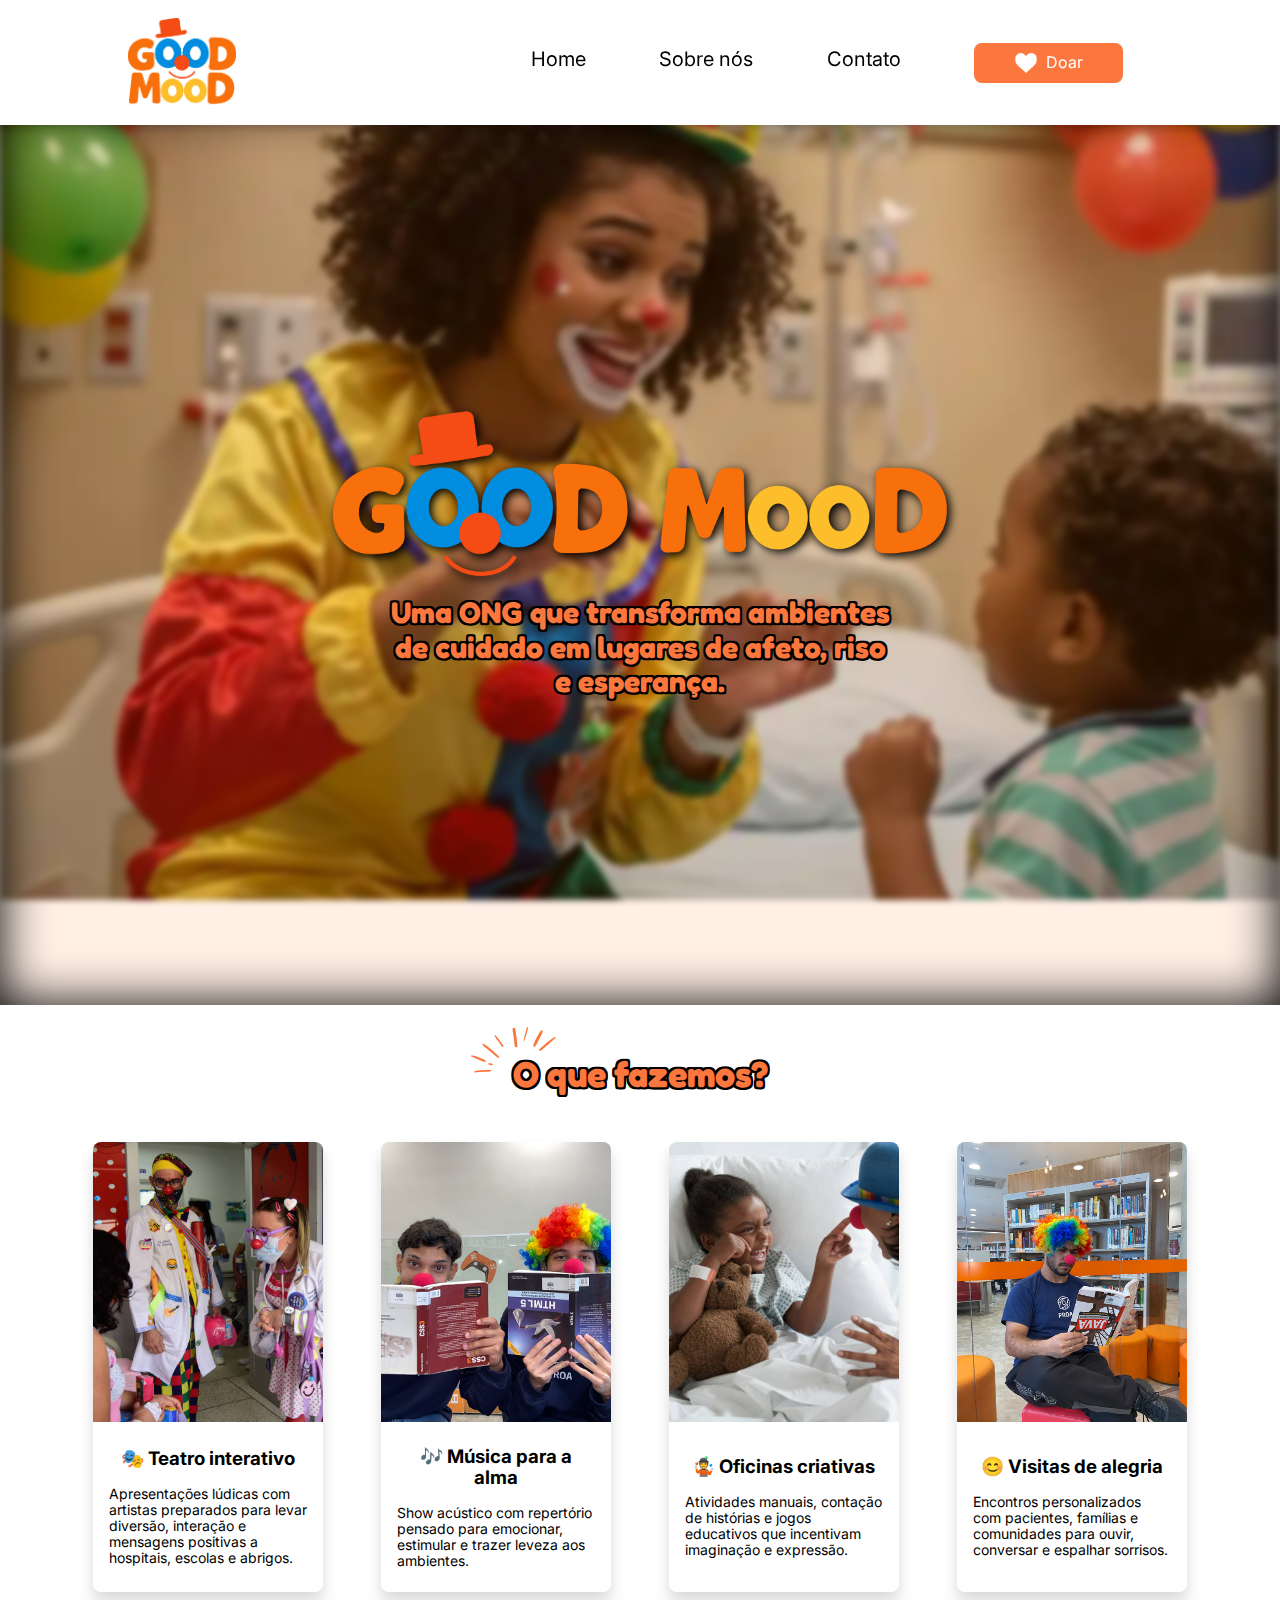
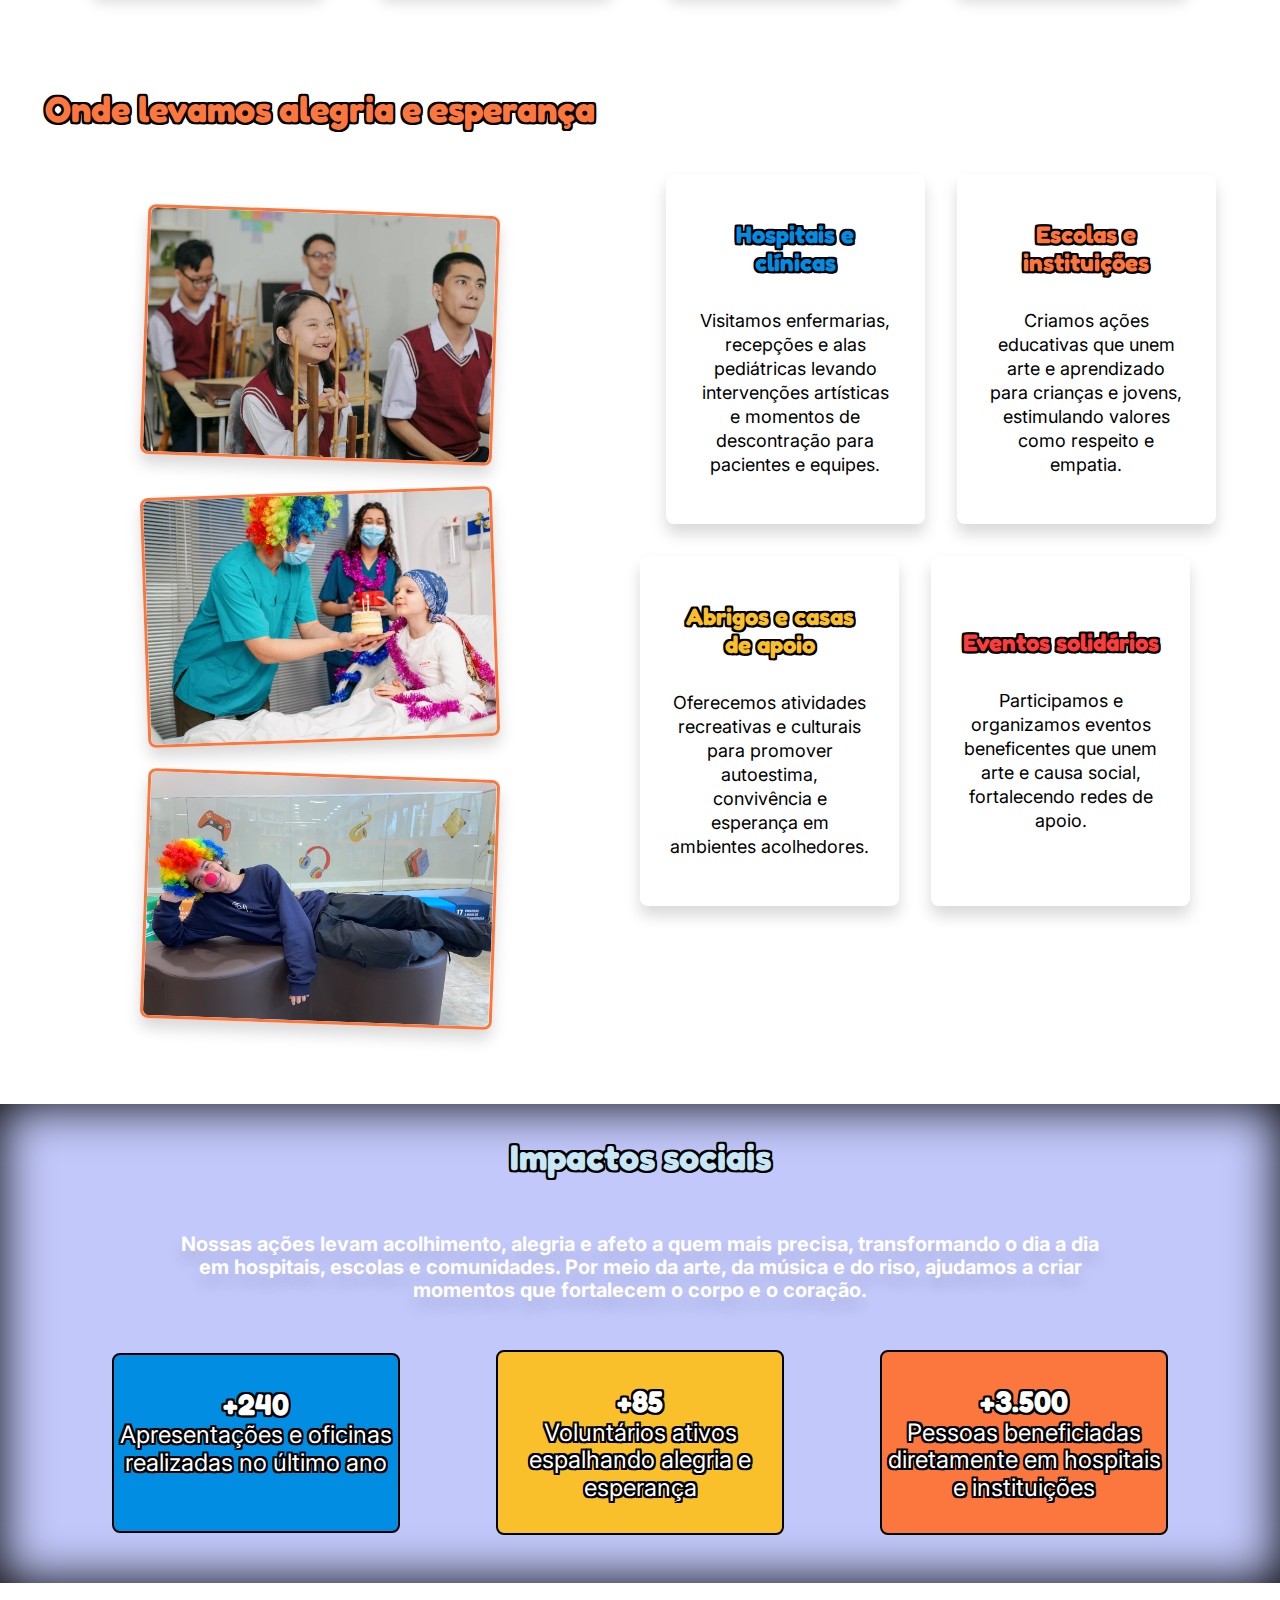
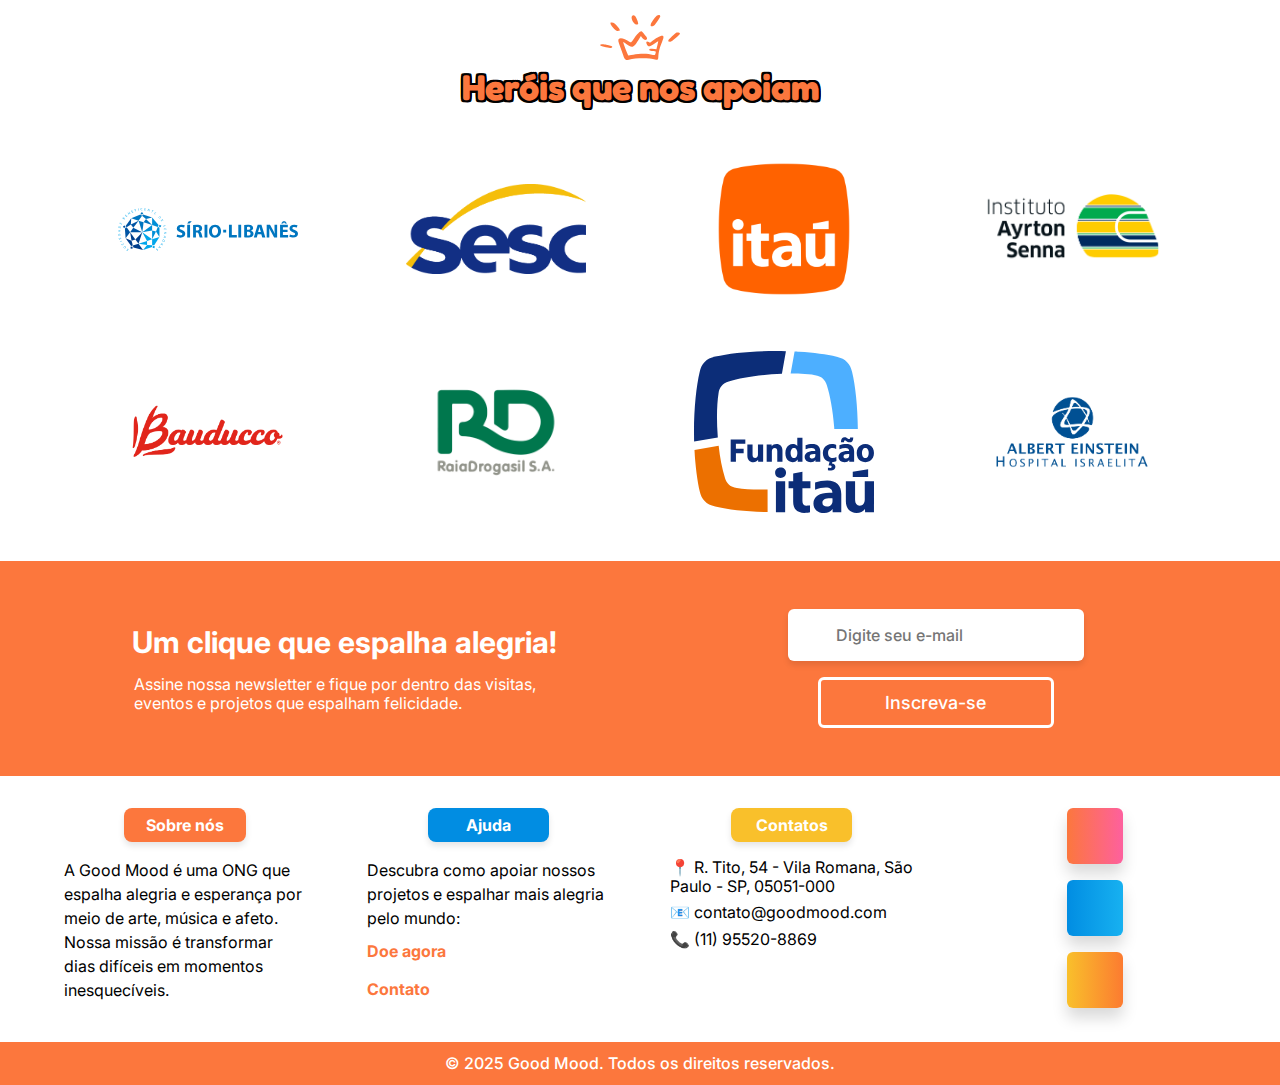
<file: index.html>
<!DOCTYPE html>
<html lang="pt_BR">

<head>
    <meta charset="UTF-8">
    <meta name="viewport" content="width=device-width, initial-scale=1.0">
    <!-- Título na barra de navegação -->
    <title>Good Mood - Seja bem-vindo</title>
    <!-- Ícone na barra de navegação -->
    <link rel="icon" href="./assets/icons/icon.ico" type="image/x-icon">
    <!-- Link para variáveis do css -->
    <link rel="stylesheet" href="./css/variables.css" type="text/css">
    <!-- Link para padronizar ou normalizar css -->
    <link rel="stylesheet" href="./css/normalize.css" type="text/css">
    <!-- Link para o estilo geral do css -->
    <link rel="stylesheet" href="./css/styles.css" type="text/css">
    <!-- Link para ícones do https://www.flaticon.com/ -->
    <link rel='stylesheet' href='https://cdn-uicons.flaticon.com/3.0.0/uicons-solid-rounded/css/uicons-solid-rounded.css' type="text/css">
    <link rel='stylesheet' href='https://cdn-uicons.flaticon.com/3.0.0/uicons-brands/css/uicons-brands.css'>
</head>

<body>
    <!-- Cabeçalho -->
    <header id="cabecalho-pagina">
        <!-- Logo -->
        <a href="./index.html" target="_self" id="logo-vertical">
            <img src="./assets/images/logo_vertical.png" alt="Logo da ONG Good Mood" title="Good Mood">
        </a>

        <!-- Barra de navegação não responsiva -->
        <nav id="nav-bar">
            <ul id="lista-botoes-cabecalho">
                <li><a href="./index.html" class="botao-cabecalho">Home</a></li>
                
                <li><a href="./pages/about.html" class="botao-cabecalho">Sobre nós</a></li>
                
                <li><a href="./pages/contact.html" class="botao-cabecalho">Contato</a></li>
                
                <li><a href="./pages/donate.html" id="botao-doar-cabecalho">
                        <img src="assets/images/coracao_do_doar.png" id="coracao-do-doar">
                        <span>Doar</span>
                    </a>
                </li>
            </ul>
        </nav>

        <!-- Botão doar e icone para responsividade -->
        <div id="container-btn-mobile">
            <a href="./pages/donate.html" id="botao-doar-cabecalho">
                <img src="assets/images/coracao_do_doar.png" id="coracao-do-doar">
                <span>Doar</span>
            </a>
            
            <div class="btn-mobile">
                <div class="line1"></div>
                <div class="line2"></div>
                <div class="line3"></div>
            </div>        
        </div>
        
        <!-- Links do responsivo -->
        <nav id="nav-mobile" class="nav-list">
            <ul id="lista-botoes-cabecalho">
                <li><a href="./index.html" class="botao-cabecalho">Home</a></li>
                
                <li><a href="./pages/about.html" class="botao-cabecalho">Sobre nós</a></li>
                
                <li><a href="./pages/contact.html" class="botao-cabecalho">Contato</a></li>
            </ul>
        </nav>
    </header>

    <!-- Corpo do site - main -->
    <main>
        <section id="presentation">
            <div class="presentation-content">
                <div id="logo-horizontal">
                    <img src="./assets/images/Good_Mood_Horizontal.png" alt="Logo da ONG Good Mood Horizontal" title="Good Mood">
                </div>
                
                <p class="description">
                    Uma ONG que transforma ambientes de cuidado em lugares de afeto, riso e esperança.
                </p>
            </div>
        </section>

        <section id="our-services">
            <header id="header-services" class="header-sections">
                <span class="icon-generics" id="light-vector"><img src="./assets/images/index/LightVector.svg" alt=""></span>
                
                <h2>O que fazemos?</h2>
            </header>

            <div id="cards-services">
                <div class="group-card-service">
                    <article class="card-service">
                        <div class="card-image-service">
                            <img src="./assets/images/index/hospital.jpg" alt="Imagem de uma visita no hospital" title="Visita no hospital">
                        </div>
    
                        <div class="card-text-service">
                            <h3>🎭 Teatro interativo</h3>
                            <p>Apresentações lúdicas com artistas preparados para levar diversão, interação e mensagens positivas a hospitais, escolas e abrigos.</p>
                        </div>
                    </article>
                    
                    <article class="card-service">
                        <div class="card-image-service">
                            <img src="./assets/images/index/JPGuilherme5.png" alt="Imagem de dois funcionários lendo" title="Funcionário lendo">
                        </div>
    
                        <div class="card-text-service">
                            <h3>🎶 Música para a alma</h3>
                            <p>Show acústico com repertório pensado para emocionar, estimular e trazer leveza aos ambientes.</p>
                        </div>
                    </article>
                </div>

                <div class="group-card-service"> 
                    <article class="card-service">
                        <div class="card-image-service">
                            <img src="./assets/images/index/crianca.jpg" alt="Imagem de uma criança feliz com a visita" title="criança e uma visita feliz">
                        </div>
    
                        <div class="card-text-service">
                            <h3>🤹 Oficinas criativas</h3>
                            <p>Atividades manuais, contação de histórias e jogos educativos que incentivam imaginação e expressão.</p>
                        </div>
                    </article>
                    
                    <article class="card-service">
                        <div class="card-image-service">
                            <img src="./assets/images/index/heitorlendo.png" alt="Imagem de um funcionário lendo" title="Funcionário lendo">
                        </div>
    
                        <div class="card-text-service">
                            <h3>😊 Visitas de alegria</h3>
                            <p>Encontros personalizados com pacientes, famílias e comunidades para ouvir, conversar e espalhar sorrisos.</p>
                        </div>
                    </article>
                </div>
            </div>
        </section>
        
        <section id="where-we-operate">
            <div id="title-images-operate">
                <header id="header-operate" class="header-sections">                  
                    <h2>Onde levamos alegria e esperança</h2>
                </header>

                <div id="group-images-operate">
                    <article class="image-one">
                        <img src="./assets/images/index/salaDeAula.jpg" alt="Alunos em sala de aula" title ="Sala de aula com alunos">
                    </article>
                    
                    <article class="image-two">
                        <img src="./assets/images/index/aniversarioVisita.jpg" alt="Comemorando o anivesário de uma paciente" title="Comemorando funcionário">
                    </article>

                    <article class="image-three">
                        <img src="./assets/images/index/Guilhermedeitado.png" alt="Funcionário feliz deitado" title="Funcionário feliz deitado">
                    </article>
                </div>
            </div>

            <div id="cards-locais">
                <div class="group-cards-locais" id="group-locais-one">
                    <article class="card-local" id="card-one">
                        <h3>Hospitais e clínicas</h3>
                        <p>
                            Visitamos enfermarias, recepções e alas pediátricas levando intervenções artísticas e momentos de descontração para pacientes e equipes.
                        </p>
                    </article>
    
                    <article class="card-local" id="card-two">
                        <h3>Escolas e instituições</h3>
                        <p>
                            Criamos ações educativas que unem arte e aprendizado para crianças e jovens, estimulando valores como respeito e empatia.
                        </p>
                    </article>
                </div>

                <div class="group-cards-locais" id="group-locais-two">
                    <article class="card-local" id="card-three">
                        <h3>Abrigos e casas de apoio</h3>
                        <p>
                            Oferecemos atividades recreativas e culturais para promover autoestima, convivência e esperança em ambientes acolhedores.
                        </p>
                    </article>
    
                    <article class="card-local" id="card-four">
                        <h3>Eventos solidários</h3>
                        <p>
                            Participamos e organizamos eventos beneficentes que unem arte e causa social, fortalecendo redes de apoio.
                        </p>
                    </article>
                </div>
            </div>
        </section>

        <section id="impact">
            <header id="header-impact" class="header-sections">
                <h2>Impactos sociais</h2>
            </header>
            
            <section id="text-cards-impact">
                <p id="text-impact">
                    Nossas ações levam acolhimento, alegria e afeto a quem mais precisa, transformando o dia a dia em hospitais, escolas e comunidades. Por meio da arte, da música e do riso, ajudamos a criar momentos que fortalecem o corpo e o coração.
                </p>

                <div id="cards-impact">
                    <article class="card-impact" id="card-impact-one">
                        <h3>+240</h3>
                        <p>Apresentações e oficinas realizadas no último ano</p>
                    </article>

                    <article class="card-impact" id="card-impact-two">
                        <h3>+85</h3>
                        <p>Voluntários ativos espalhando alegria e esperança</p>
                    </article>

                    <article class="card-impact" id="card-impact-three">
                        <h3>+3.500</h3>
                        <p>Pessoas beneficiadas diretamente em hospitais e instituições</p>
                    </article>
                </div>
            </section>
        </section>

        <section id="partnerships">
            <header id="header-partnerships" class="header-sections">
                <span id="king"><img src="./assets/images/index/King.svg" alt=""></span>
                
                <h2>Heróis que nos apoiam</h2>
            </header>

            <section id="images-partnerships">
                <div class="group-images-partnerships">
                    <img src="./assets/images/index/logoSirio.svg" alt="Logo do hospital Sirío Libanês" title="Logo Sirío Libanês">
                    <img src="./assets/images/index/sesc.png" alt="Logo do Sesc" title="Logo do Sesc">
                    <img src="./assets/images/index/itau.svg" alt="Logo do Itaú" title="Logo do Itaú">
                    <img src="./assets/images/index/InstitutoAyrtonSenna.png" alt="Logo do Instituto Ayrton Senna" title="Logo do Instituto Ayrton Senna">
                </div>

                <div class="group-images-partnerships">
                    <img src="./assets/images/index/bauducco.png" alt="Logo da Bauducco" title="Logo da Bauducco">
                    <img src="./assets/images/index/RDLogo.png" alt="Logo da Famácia" title="Logo da Farmácia">
                    <img src="./assets/images/index/FundacaoItau.svg" alt="Logo da Fundação Itaú" title="Logo da Fundação Itaú">
                    <img src="./assets/images/index/hospitalAlbert.webp" alt="Logo do Hospital Albert Einstein" title="Logo Albert Einstein">
                </div>
            </section>
        </section>
    </main>

    <!-- Rodapé -->
    <footer id="footer-site">
        <!-- Superior ou caixa newsletter -->
        <section id="box-newsletter">
            <section id="text-newsletter">
                <h3>Um clique que espalha alegria!</h3>
                <p>Assine nossa newsletter e fique por dentro das visitas, eventos e projetos que espalham felicidade.</p>
            </section>
            
            <section id="form-newsletter">
                <form action="#">
                    <div id="input-container">
                        <i class="fi fi-sr-envelope"></i>
                        <input type="email" name="emailInputNewsletter" placeholder="Digite seu e-mail">
                    </div>

                    <div id="btn-container">
                        <button id="btn-subscribe" type="button">Inscreva-se</button>
                    </div>
                </form>
            </section>
        </section>

        <!-- Corpo do rodapé -->
        <section id="box-middle">
            <section class="box-content-text">
                <h4 class="title-footer-middle background-orange">Sobre nós</h4>
                <p class="box-text-middle">A Good Mood é uma ONG que espalha alegria e esperança por meio de arte, música e afeto. Nossa missão é transformar dias difíceis em momentos inesquecíveis.</p>
            </section>
            
            <section class="box-content-text">
                <h4 class="title-footer-middle background-blue">Ajuda</h4>
                <p class="box-text-middle">Descubra como apoiar nossos projetos e espalhar mais alegria pelo mundo:</p>
                <nav>
                    <ul>
                        <li><a href="./pages/donate.html" target="_self" rel="next">Doe agora</a></li>
                        <li><a href="./pages/contact.html" target="_self" rel="next">Contato</a></li>
                    </ul>
                </nav>
            </section>
            
            <section class="box-content-text">
                <h4 class="title-footer-middle background-yellow">Contatos</h4>
                <section class="box-text-contact">
                    <p><a href="https://maps.app.goo.gl/A3gFdBwZq4yn4vQm9" target="_blank" rel="noopener">📍 R. Tito, 54 - Vila Romana, São Paulo - SP, 05051-000</a></p>
                    <p><a href="mailto:contato@goodmood.com" target="_blank" rel="noopener">📧 contato@goodmood.com</a>
                    </p>
                    <p><a href="tel:5511955208869" target="_blank" rel="noopener">📞 (11) 95520-8869</a></p>
                </section>
            </section>
            
            <section id="box-content-icon">
                <section class="box-social-orange">
                    <a href="https://www.instagram.com/" target="_blank" rel="noopener">
                        <i class="fi fi-brands-instagram"></i>
                    </a>
                </section>

                <section class="box-social-blue">
                    <a href="https://www.facebook.com/" target="_blank" rel="noopener">
                        <i class="fi fi-brands-facebook"></i>
                    </a>
                </section>
                
                <section class="box-social-yellow">
                    <a href="https://www.youtube.com/" target="_blank" rel="noopener">
                        <i class="fi fi-brands-youtube"></i>
                    </a>
                </section>
            </section>
        </section>

        <!-- Copyright do rodapé -->
        <section id="copyright">
            <p>© 2025 Good Mood. Todos os direitos reservados.</p>
        </section>
    </footer>

    <!-- API Acessibilidade -->
    <script src="https://website-widgets.pages.dev/dist/sienna.min.js" defer></script>

    <!-- API Libras -->
    <div vw class="enabled">
        <div vw-access-button class="active"></div>
        <div vw-plugin-wrapper>
            <div class="vw-plugin-top-wrapper"></div>
        </div>
    </div>
</body>
<script src="https://vlibras.gov.br/app/vlibras-plugin.js"></script>
<script>
    new window.VLibras.Widget('https://vlibras.gov.br/app');
</script>
<script src="./js/main.js" defer></script>
</html>
</file>
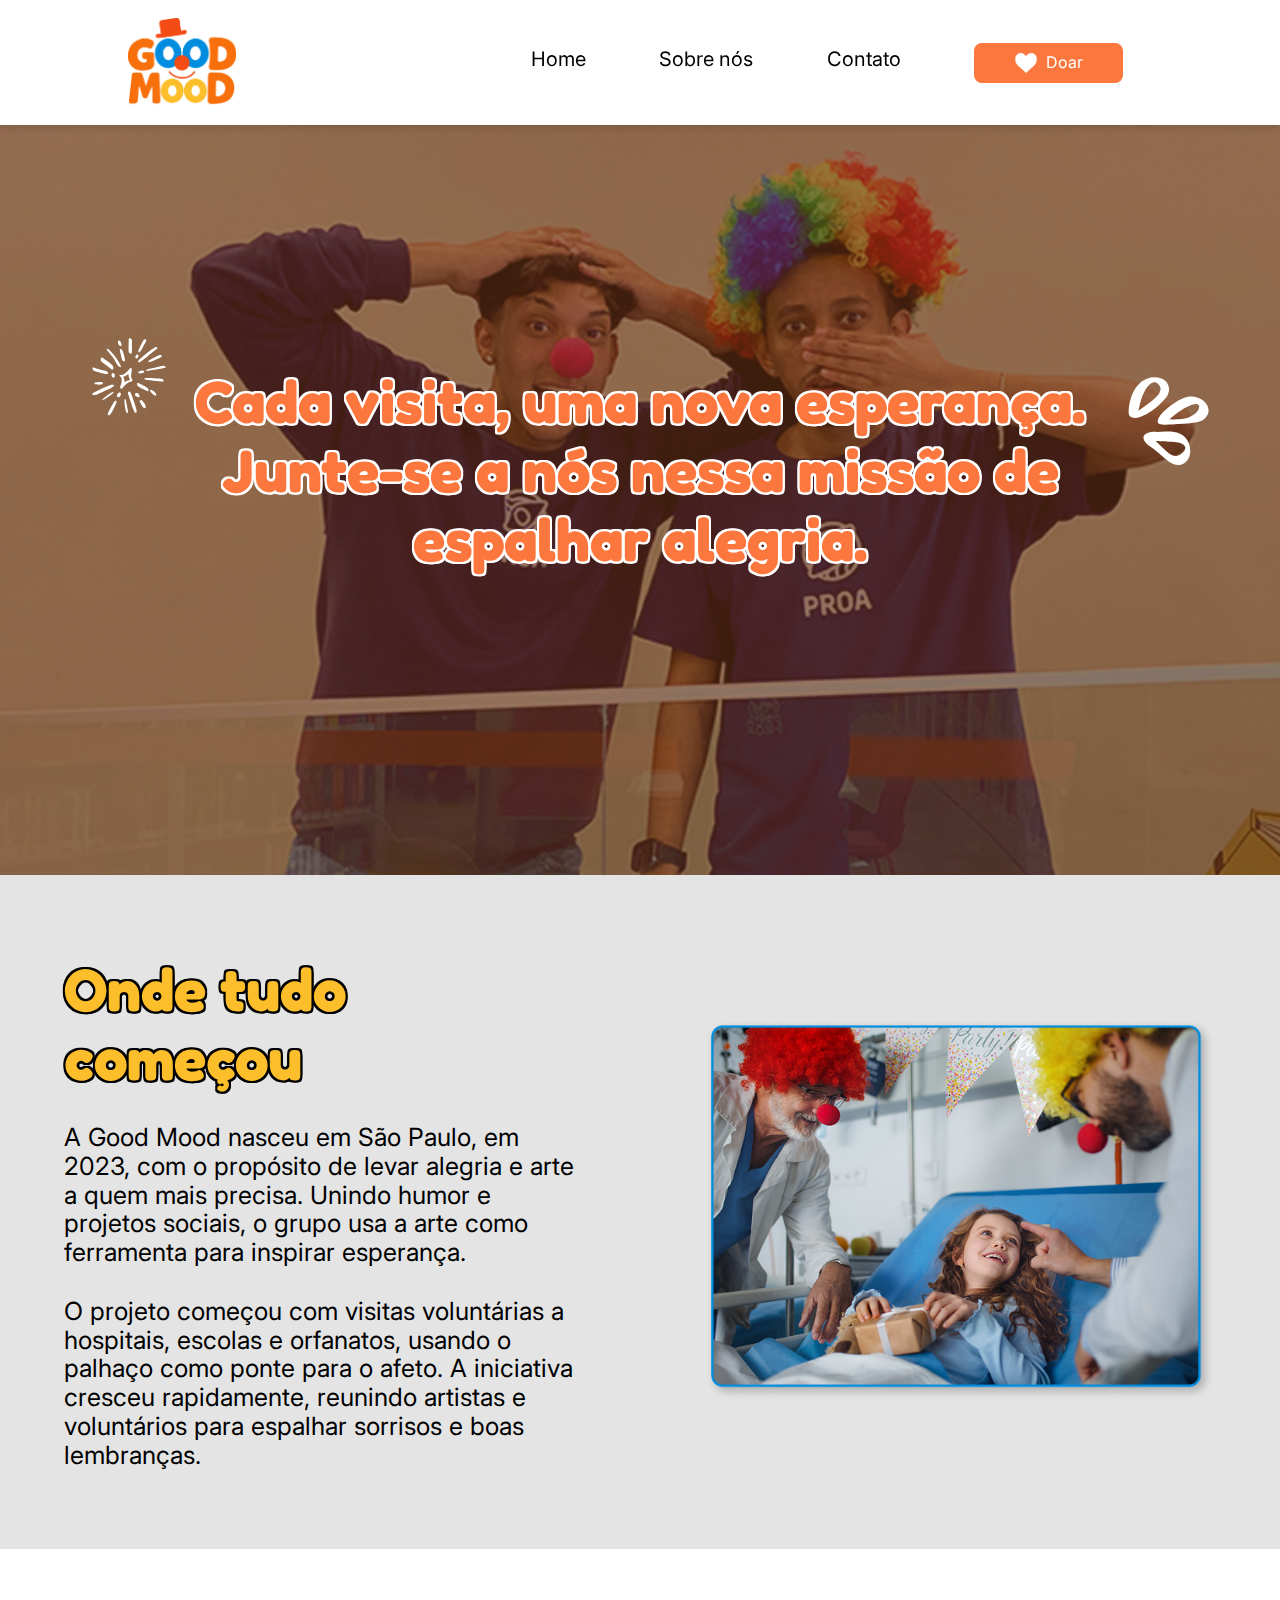
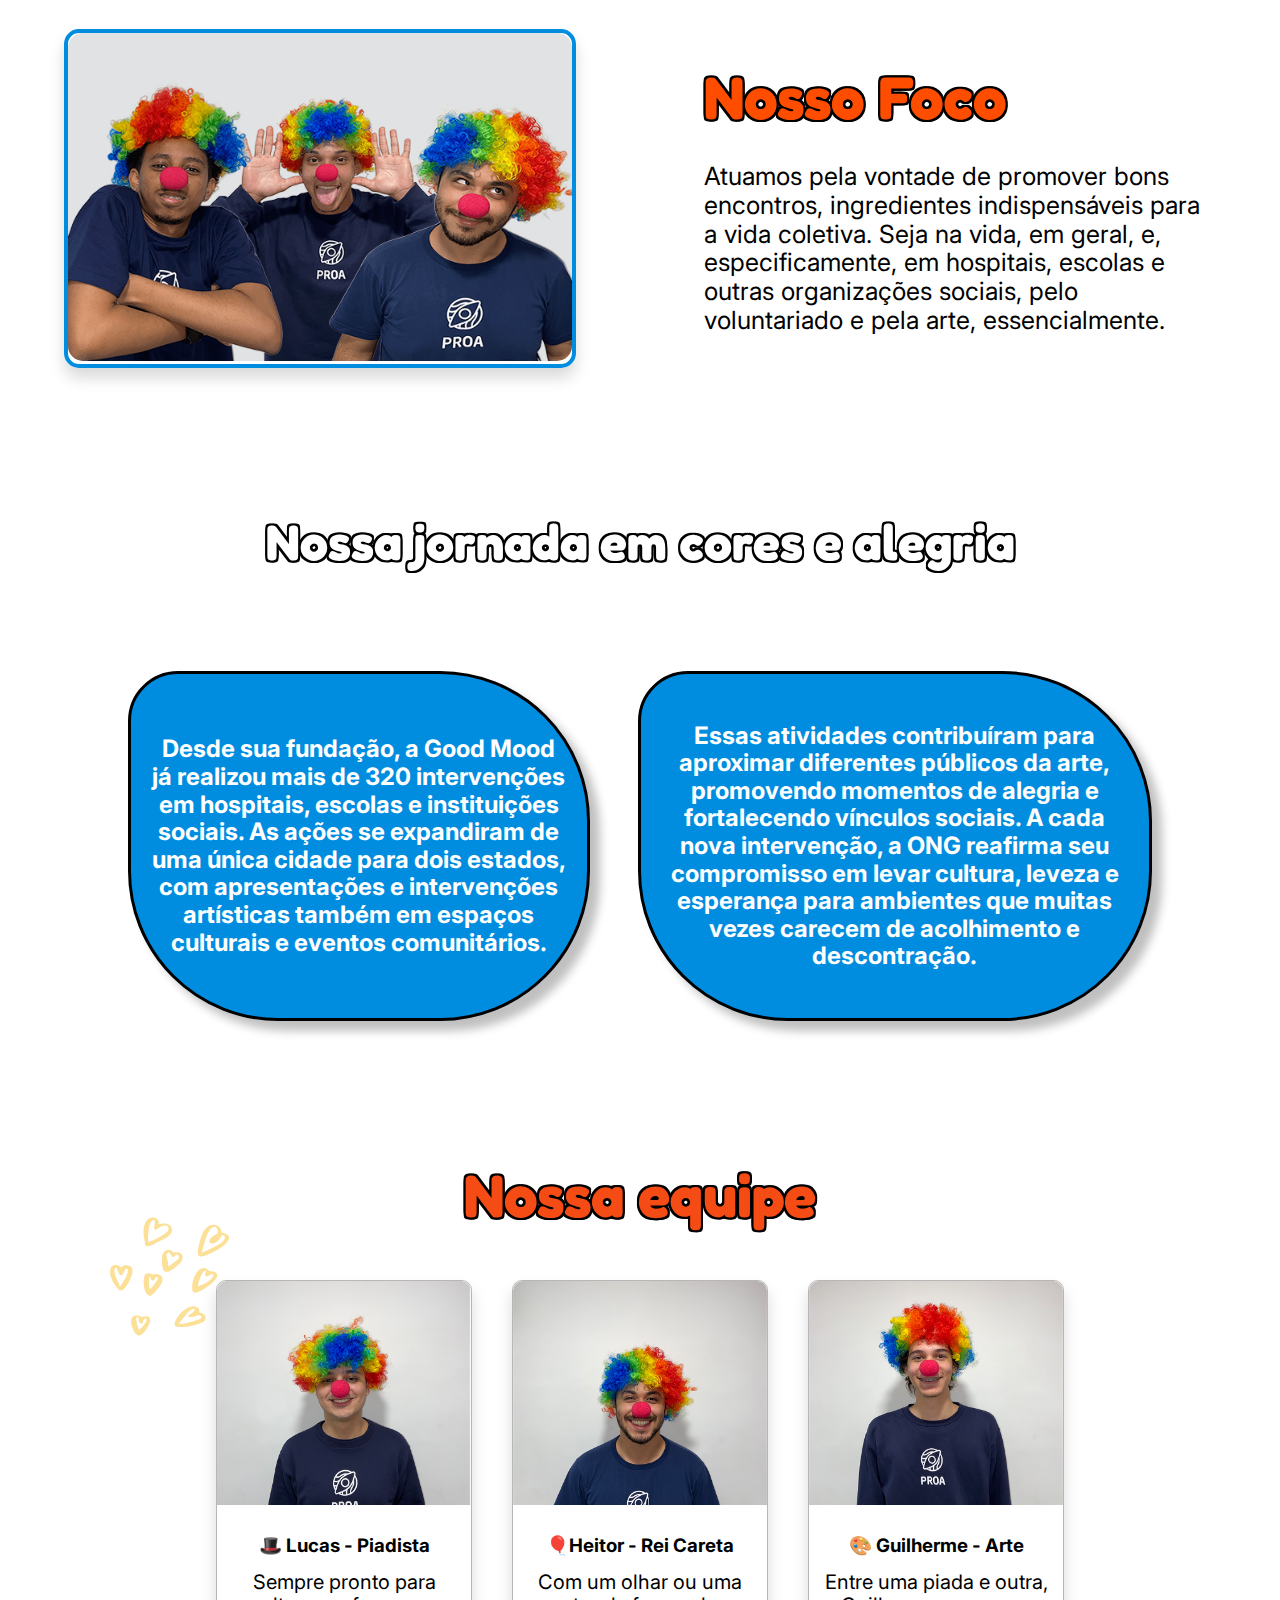
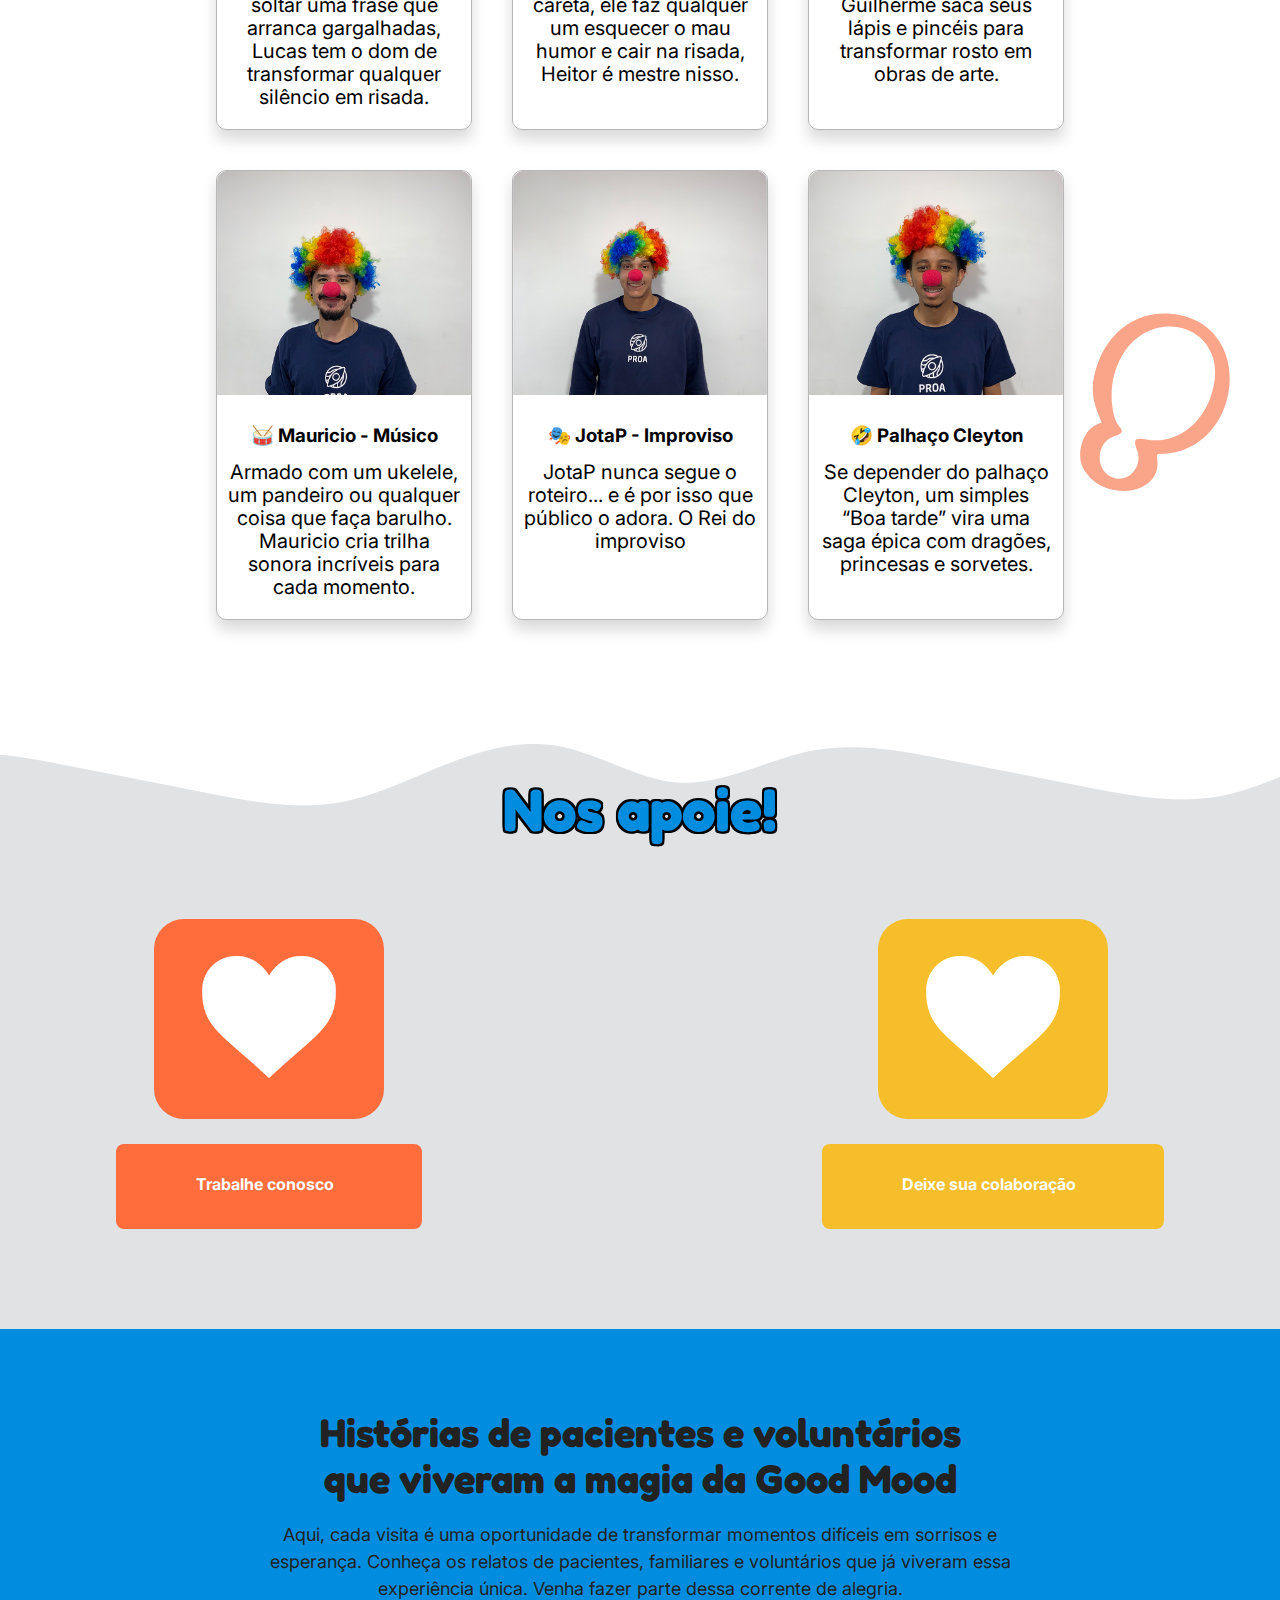
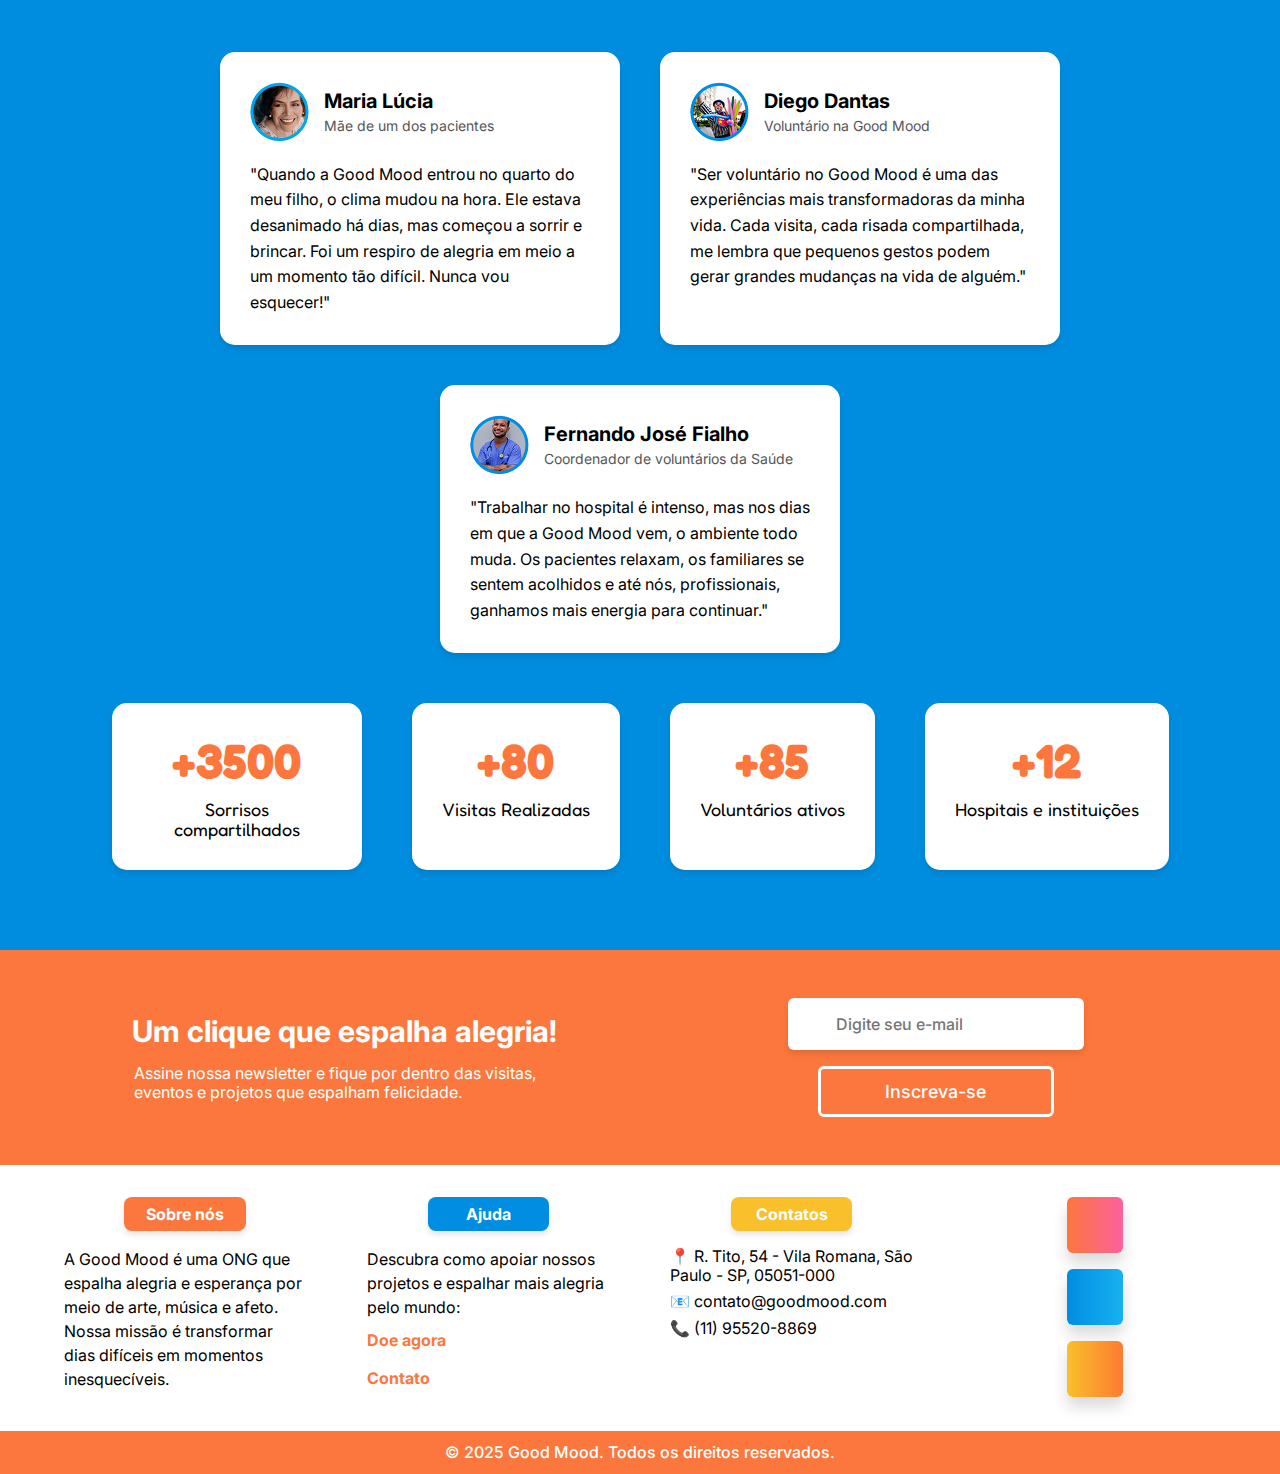
<file: pages/about.html>
<!DOCTYPE html>
<html lang="pt_BR">

<head>
    <meta charset="UTF-8">
    <meta name="viewport" content="width=device-width, initial-scale=1.0">
    <!-- Título na barra de navegação -->
    <title>Good Mood - Seja bem-vindo</title>
    <!-- Ícone na barra de navegação -->
    <link rel="icon" href="../assets/icons/icon.ico" type="image/x-icon">
    <!-- Link para variáveis do css -->
    <link rel="stylesheet" href="../css/variables.css" type="text/css">
    <!-- Link para padronizar ou normalizar css -->
    <link rel="stylesheet" href="../css/normalize.css" type="text/css">
    <!-- Link para o estilo geral do css -->
    <link rel="stylesheet" href="../css/styles.css" type="text/css">
    <!-- Link para ícones do https://www.flaticon.com/ -->
    <link rel='stylesheet' href='https://cdn-uicons.flaticon.com/3.0.0/uicons-solid-rounded/css/uicons-solid-rounded.css' type="text/css">
    <link rel='stylesheet' href='https://cdn-uicons.flaticon.com/3.0.0/uicons-brands/css/uicons-brands.css'>
    <link rel="stylesheet" href="/css/about.css">
</head>

<body>
    <!-- Cabeçalho -->
    <header id="cabecalho-pagina">
        <!-- Logo -->
        <a href="../index.html" target="_self" id="logo-vertical">
            <img src="../assets/images/logo_vertical.png" alt="Logo da ONG Good Mood" title="Good Mood">
        </a>

        <!-- Barra de navegação não responsiva -->
        <nav id="nav-bar">
            <ul id="lista-botoes-cabecalho">
                <li><a href="../index.html" class="botao-cabecalho">Home</a></li>
                
                <li><a href="./about.html" class="botao-cabecalho">Sobre nós</a></li>
                
                <li><a href="./contact.html" class="botao-cabecalho">Contato</a></li>
                
                <li><a href="./donate.html" id="botao-doar-cabecalho">
                        <img src="../assets/images/coracao_do_doar.png" id="coracao-do-doar">
                        <span>Doar</span>
                    </a>
                </li>
            </ul>
        </nav>

        <!-- Botão doar e icone para responsividade -->
        <div id="container-btn-mobile">
            <a href="donate.html" id="botao-doar-cabecalho">
                <img src="../assets/images/coracao_do_doar.png" id="coracao-do-doar">
                <span>Doar</span>
            </a>
            
            <div class="btn-mobile">
                <div class="line1"></div>
                <div class="line2"></div>
                <div class="line3"></div>
            </div>        
        </div>
        
        <!-- Links do responsivo -->
        <nav id="nav-mobile" class="nav-list">
            <ul id="lista-botoes-cabecalho">
                <li><a href="../index.html" class="botao-cabecalho">Home</a></li>
                
                <li><a href="./about.html" class="botao-cabecalho">Sobre nós</a></li>
                
                <li><a href="./contact.html" class="botao-cabecalho">Contato</a></li>
            </ul>
        </nav>
    </header>

    <!-- Corpo do site - main -->
    <main>
        <section class="welcome">
            <img src="/assets/images/about/icontittle.svg" alt="SVG decorativo de estrela" class="welcome-svg-left">
            <img src="/assets/images/about/icontitle2.svg" alt="SVG decorativo de estrela" class="welcome-svg-right">
            <h1 class="title_about">Cada visita, uma nova esperança. Junte-se a nós nessa missão de espalhar alegria.</h1>    
        </section>

        <section class="comeco">
            <div class="texto">
                <h1 class="title">Onde tudo começou</h1>
                <p class="desc">A Good Mood nasceu em São Paulo, em 2023, com o propósito de levar alegria e arte a quem mais precisa. Unindo humor e projetos sociais, o grupo usa a arte como ferramenta para inspirar esperança.</p>
                <p class="desc2">O projeto começou com visitas voluntárias a hospitais, escolas e orfanatos, usando o palhaço como ponte para o afeto. A iniciativa cresceu rapidamente, reunindo artistas e voluntários para espalhar sorrisos e boas lembranças.</p>
            </div>
            <div class="img">
                <img src="../assets/images/about/ondeComecou.png" alt="Imagem de voluntários fazendo uma criança alegre">
            </div>
        </section>

        <section class="foco">
            <div class="img">
                <img src="../assets/images/about/nossofocoimg.png" alt="">
            </div>
            <div class="texto">
                <h1 class="title">Nosso Foco</h1>
                <p class="desc">Atuamos pela vontade de promover bons encontros, ingredientes indispensáveis para a vida coletiva. Seja na vida, em geral, e, especificamente, em hospitais, escolas e outras organizações sociais, pelo voluntariado e pela arte, essencialmente.</p>
            </div>
        </section>
         
        <section class="jornada">
            <h1 class="title">Nossa jornada em cores e alegria</h1>
            <div class="box">
                <div class="box1">
                    <div class="content">
                        <p>
                            Desde sua fundação, a Good Mood já realizou mais de 320 intervenções em hospitais, escolas e instituições sociais. As ações se expandiram de uma única cidade para dois estados, com apresentações e intervenções artísticas também em espaços culturais e eventos comunitários.
                        </p>
                    </div>
                </div>

                <div class="box2">
                    <div class="content">
                        <p>
                            Essas atividades contribuíram para aproximar diferentes públicos da arte, promovendo momentos de alegria e fortalecendo vínculos sociais. A cada nova intervenção, a ONG reafirma seu compromisso em levar cultura, leveza e esperança para ambientes que muitas vezes carecem de acolhimento e descontração.
                        </p>
                    </div>
                </div>
            </div>
        </section>
         
        <section class="equipe">
            <img src="../assets/images/about/estrelaselementos.svg" alt="estrelas" id="estrelasamarelas">
            <h1 class="title">Nossa equipe</h1>
            
            <div id="cards-equipe">
                <div class="card_t">
                    <div class="card" id="card-lucas">
                        <div class="foto_lucas"></div>
                        <h3 class="nome">🎩 Lucas - Piadista</h3>
                        <p class="desc">Sempre pronto para soltar uma frase que arranca gargalhadas, Lucas tem o dom de transformar qualquer silêncio em risada.</p>
                    </div>
    
                    <div class="card" id="card-heitor">
                        <div class="foto_heitor"></div>
                        <h3 class="nome">🎈Heitor - Rei Careta</h3>
                        <p class="desc">Com um olhar ou uma careta, ele faz qualquer um esquecer o mau humor e cair na risada, Heitor é mestre nisso.</p>
                    </div>
    
                    <div class="card" id="card-guilherme">
                        <div class="foto_guilherme"></div>
                        <h3 class="nome">🎨 Guilherme - Arte</h3>
                        <p class="desc">Entre uma piada e outra, Guilherme saca seus lápis e pincéis para transformar rosto em obras de arte.</p>
                    </div>
                </div>
    
                <div class="card_b">
                    <div class="card" id="card-mauricio">
                        <div class="foto_mauricio"></div>
                        <h3 class="nome">🥁 Mauricio - Músico</h3>
                        <p class="desc">Armado com um ukelele, um pandeiro ou qualquer coisa que faça barulho. Mauricio cria trilha sonora incríveis para cada momento.</p>
                    </div>
                <img src="../assets/images/about/elementovermelho.svg" alt="ampulhetavermelha" id="elementovermelho">
                    <div class="card" id="card-jotape">
                        <div class="foto_jotape"></div>
                        <h3 class="nome">🎭 JotaP - Improviso</h3>
                        <p class="desc">JotaP nunca segue o roteiro... e é por isso que  público o adora. O Rei do improviso</p>
                    </div>
    
                    <div class="card" id="card-cleyton">
                        <div class="foto_cleyton"></div>
                        <h3 class="nome">🤣 Palhaço Cleyton</h3>
                        <p class="desc">Se depender do palhaço Cleyton, um simples “Boa tarde” vira uma saga épica com dragões, princesas e sorvetes.</p>
                    </div>
                </div>
            </div>
        </section>
         
        <section class="apoio">
            <h2 class="apoio-titulo">Nos apoie!</h2>

            <div class="apoio-container">
                <div class="apoio-card laranja">
                    <a href="/pages/contact.html"><div class="icone">
                        <img src="/assets/images/coracao_do_doar.png" alt="Ícone de coração branco">
                    </a>
                    </div>
                    <a href="/pages/contact.html"><button class="botao laranja">Trabalhe conosco</button></a>
                </div>

                <div class="apoio-card amarelo">
                    <a href="/pages/donate.html"><div class="icone">
                        <img src="/assets/images/coracao_do_doar.png" alt="Ícone de coração branco">
                        </a>
                    </div>
                    <a href="/pages/donate.html"><button class="botao amarelo">Deixe sua colaboração</button></a>
                </div>
            </div>
        </section>

        <section class="feedbacks">
            <div class="feedback-cabecalho">
                <h1>Histórias de pacientes e voluntários <br> que viveram a magia da Good Mood</h1>
                <p>Aqui, cada visita é uma oportunidade de transformar momentos difíceis em sorrisos e esperança. Conheça os relatos de pacientes, familiares e voluntários que já viveram essa experiência única. Venha fazer parte dessa corrente de alegria.</p>
            </div>

            <div class="feedback-cards">
                <div class="card-feedback">
                    <div class="perfil">
                        <img src="/assets/images/about/SenhoraFamiliarabout.png" alt="Foto de perfil de Maria Lúcia">
                        <div>
                            <h3>Maria Lúcia</h3>
                            <p>Mãe de um dos pacientes</p>
                        </div>
                    </div>
                    <p class="depoimento">"Quando a Good Mood entrou no quarto do meu filho, o clima mudou na hora. Ele estava desanimado há dias, mas começou a sorrir e brincar. Foi um respiro de alegria em meio a um momento tão difícil. Nunca vou esquecer!"</p>
                </div>

                <div class="card-feedback">
                    <div class="perfil">
                        <img src="/assets/images/about/fotosvoluntarioabout.png" alt="Foto de perfil de Diego Dantas">
                        <div>
                            <h3>Diego Dantas</h3>
                            <p>Voluntário na Good Mood</p>
                        </div>
                    </div>
                    <p class="depoimento">"Ser voluntário no Good Mood é uma das experiências mais transformadoras da minha vida. Cada visita, cada risada compartilhada, me lembra que pequenos gestos podem gerar grandes mudanças na vida de alguém."</p>
                </div>

                <div class="card-feedback">
                    <div class="perfil">
                        <img src="/assets/images/about/fotodoutorabout.png" alt="Foto de perfil de Fernando José Fialho">
                        <div>
                            <h3>Fernando José Fialho</h3>
                            <p>Coordenador de voluntários da Saúde</p>
                        </div>
                    </div>
                    <p class="depoimento">"Trabalhar no hospital é intenso, mas nos dias em que a Good Mood vem, o ambiente todo muda. Os pacientes relaxam, os familiares se sentem acolhidos e até nós, profissionais, ganhamos mais energia para continuar."</p>
                </div>
            </div>

            <div class="feedback-numeros">
                <div class="card-numero">
                    <h3>+3500</h3>
                    <p>Sorrisos compartilhados</p>
                </div>

                <div class="card-numero">
                    <h3>+80</h3>
                    <p>Visitas Realizadas</p>
                </div>

                <div class="card-numero">
                    <h3>+85</h3>
                    <p>Voluntários ativos</p>
                </div>

                <div class="card-numero">
                    <h3>+12</h3>
                    <p>Hospitais e instituições</p>
                </div>
            </div>
        </section>
    </main>

    <!-- Rodapé -->
    <footer id="footer-site">
        <!-- Superior ou caixa newsletter -->
        <section id="box-newsletter">
            <section id="text-newsletter">
                <h3>Um clique que espalha alegria!</h3>
                <p>Assine nossa newsletter e fique por dentro das visitas, eventos e projetos que espalham felicidade.</p>
            </section>
            
            <section id="form-newsletter">
                <form action="#">
                    <div id="input-container">
                        <i class="fi fi-sr-envelope"></i>
                        <input type="email" name="emailInputNewsletter" placeholder="Digite seu e-mail">
                    </div>
                        
                    <div id="btn-container">
                        <button id="btn-subscribe" type="button">Inscreva-se</button>
                    </div>
                </form>
            </section>
        </section>

        <!-- Corpo do rodapé -->
        <section id="box-middle">
            <section class="box-content-text">
                <h4 class="title-footer-middle background-orange">Sobre nós</h4>
                <p class="box-text-middle">A Good Mood é uma ONG que espalha alegria e esperança por meio de arte, música e afeto. Nossa missão é transformar dias difíceis em momentos inesquecíveis.</p>
            </section>
            
            <section class="box-content-text">
                <h4 class="title-footer-middle background-blue">Ajuda</h4>
                <p class="box-text-middle">Descubra como apoiar nossos projetos e espalhar mais alegria pelo mundo:</p>
                <nav>
                    <ul>
                        <li><a href="./donate.html" target="_self" rel="next">Doe agora</a></li>
                        <li><a href="./contact.html" target="_self" rel="next">Contato</a></li>
                    </ul>
                </nav>
            </section>
            
            <section class="box-content-text">
                <h4 class="title-footer-middle background-yellow">Contatos</h4>
                <section class="box-text-contact">
                    <p><a href="https://maps.app.goo.gl/A3gFdBwZq4yn4vQm9" target="_blank" rel="noopener">📍 R. Tito, 54 - Vila Romana, São Paulo - SP, 05051-000</a></p>
                    <p><a href="mailto:contato@goodmood.com" target="_blank" rel="noopener">📧 contato@goodmood.com</a>
                    </p>
                    <p><a href="tel:5511955208869" target="_blank" rel="noopener">📞 (11) 95520-8869</a></p>
                </section>
            </section>
            
            <section id="box-content-icon">
                <section class="box-social-orange">
                    <a href="https://www.instagram.com/" target="_blank" rel="noopener">
                        <i class="fi fi-brands-instagram"></i>
                    </a>
                </section>

                <section class="box-social-blue">
                    <a href="https://www.facebook.com/" target="_blank" rel="noopener">
                        <i class="fi fi-brands-facebook"></i>
                    </a>
                </section>
                
                <section class="box-social-yellow">
                    <a href="https://www.youtube.com/" target="_blank" rel="noopener">
                        <i class="fi fi-brands-youtube"></i>
                    </a>
                </section>
            </section>
        </section>

        <!-- Copyright do rodapé -->
        <section id="copyright">
            <p>© 2025 Good Mood. Todos os direitos reservados.</p>
        </section>
    </footer>

    <!-- API Libras -->
    <div vw class="enabled">
        <div vw-access-button class="active"></div>
        <div vw-plugin-wrapper>
            <div class="vw-plugin-top-wrapper"></div>
        </div>
    </div>
</body>
<script src="https://vlibras.gov.br/app/vlibras-plugin.js"></script>
<script>
    new window.VLibras.Widget('https://vlibras.gov.br/app');
</script>
<script src="../js/main.js" defer></script>

    <script src="https://website-widgets.pages.dev/dist/sienna.min.js" defer></script>

</html>
</file>
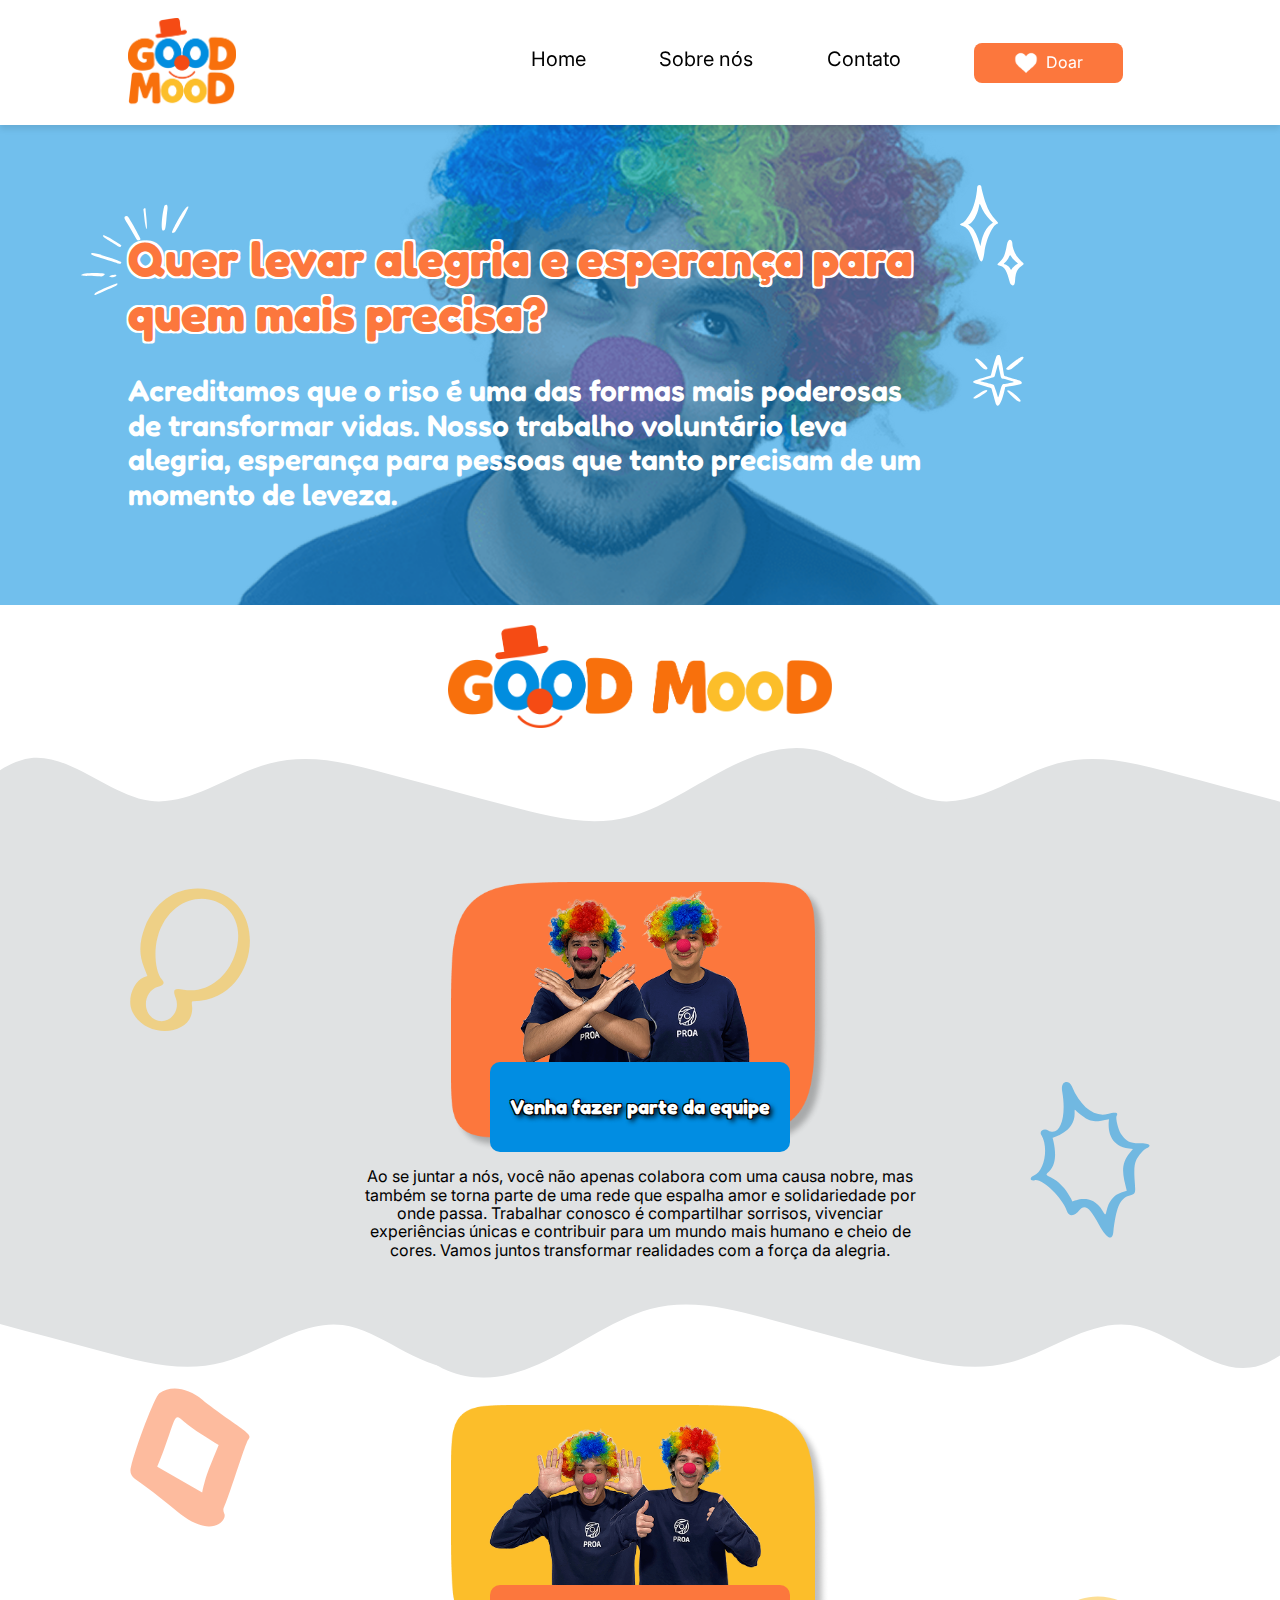
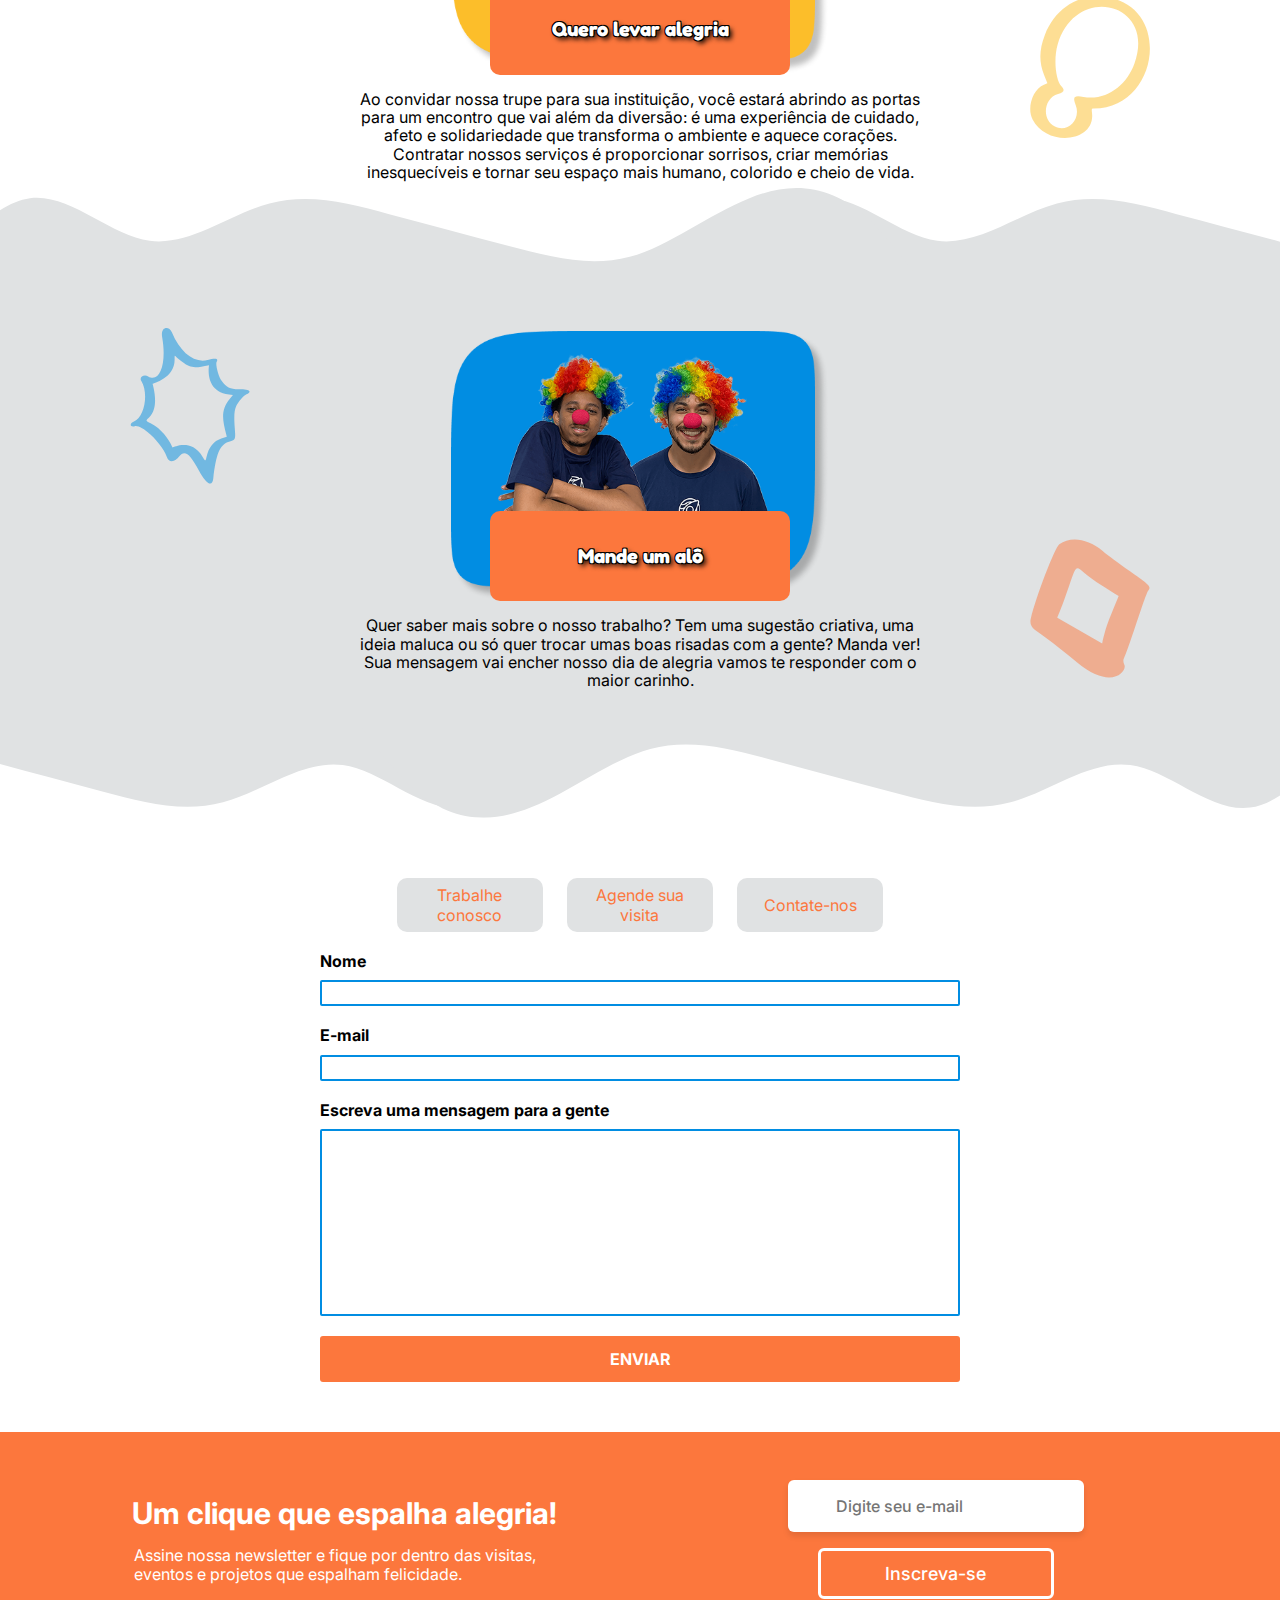
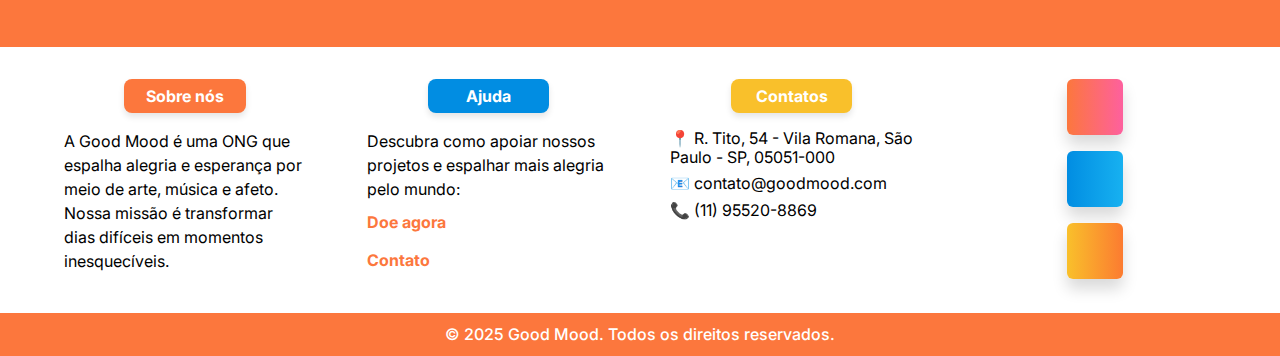
<file: pages/contact.html>
<!DOCTYPE html>
<html lang="pt_BR">

<head>
    <meta charset="UTF-8">
    <meta name="viewport" content="width=device-width, initial-scale=1.0">
    <title>Good Mood - Seja bem-vindo</title>
    <link rel="icon" href="../assets/icons/icon.ico" type="image/x-icon">
    <link rel="stylesheet" href="../css/variables.css" type="text/css">
    <link rel="stylesheet" href="../css/normalize.css" type="text/css">
    <link rel="stylesheet" href="../css/styles.css" type="text/css">
    <link rel="stylesheet" href="../css/contact.css" type="text/css">
    <link rel='stylesheet'
        href='https://cdn-uicons.flaticon.com/3.0.0/uicons-solid-rounded/css/uicons-solid-rounded.css' type="text/css">
    <link rel='stylesheet' href='https://cdn-uicons.flaticon.com/3.0.0/uicons-brands/css/uicons-brands.css'>
</head>

<body>
    <header id="cabecalho-pagina">
        <a href="../index.html" target="_self" id="logo-vertical">
            <img src="../assets/images/logo_vertical.png" alt="Logo da ONG Good Mood" title="Good Mood">
        </a>

        <nav id="nav-bar">
            <ul id="lista-botoes-cabecalho">
                <li><a href="../index.html" class="botao-cabecalho">Home</a></li>

                <li><a href="./about.html" class="botao-cabecalho">Sobre nós</a></li>

                <li><a href="./contact.html" class="botao-cabecalho">Contato</a></li>

                <li><a href="./donate.html" id="botao-doar-cabecalho">
                        <img src="../assets/images/coracao_do_doar.png" id="coracao-do-doar">
                        <span>Doar</span>
                    </a>
                </li>
            </ul>
        </nav>

        <div id="container-btn-mobile">
            <a href="./donate.html" id="botao-doar-cabecalho">
                <img src="../assets/images/coracao_do_doar.png" id="coracao-do-doar">
                <span>Doar</span>
            </a>

            <div class="btn-mobile">
                <div class="line1"></div>
                <div class="line2"></div>
                <div class="line3"></div>
            </div>
        </div>

        <nav id="nav-mobile" class="nav-list">
            <ul id="lista-botoes-cabecalho">
                <li><a href="../index.html" class="botao-cabecalho">Home</a></li>

                <li><a href="./about.html" class="botao-cabecalho">Sobre nós</a></li>

                <li><a href="./contact.html" class="botao-cabecalho">Contato</a></li>
            </ul>
        </nav>
    </header>

    <main>
        <section id="titulo-contato">
            <img src="../assets/images/contact/vetor-start.svg" id="vetor-start1">
            <img src="../assets/images/contact/shine.svg" id="vetor-start2">
            <img src="../assets/images/contact/star.svg" id="vetor-start3">
            <h1>Quer levar alegria e esperança para quem mais precisa?</h1>
            <p>Acreditamos que o riso é uma das formas mais poderosas de transformar vidas. Nosso trabalho voluntário
                leva alegria, esperança para pessoas que tanto precisam de um momento de leveza.</p>
        </section>

        <div id="logo-vertical-contato">
            <img src="../assets/images/Good_Mood_Horizontal.png" alt="">
        </div>

        <div class="section-w-waves">
            <img src="../assets/images/contact/waves-top.svg" id="waves-top">
            <section id="first-button-image-contact" class="button-image-contact-container">
                <img src="../assets/images/contact/vetor2.svg" id="vetor2-1" class="vetor-section-button">
                <img src="../assets/images/contact/vetor3.svg" id="vetor3-1" class="vetor-section-button">
                <a href="#formulario" class="button-image-contact">
                    <img src="../assets/images/contact/contact-1.png" class="image-button" alt="">
                    <h4 class="title-button-contact">Venha fazer parte da equipe</h4>
                </a>
                <p>Ao se juntar a nós, você não apenas colabora com uma causa nobre, mas também se torna parte de uma rede
                    que espalha amor e solidariedade por onde passa. Trabalhar conosco é compartilhar sorrisos, vivenciar
                    experiências únicas e contribuir para um mundo mais humano e cheio de cores. Vamos juntos transformar
                    realidades com a força da alegria.</p>
                </section>
                <img src="../assets/images/contact/waves-top.svg" id="waves-bottom">
            </div>
            <section id="second-button-image-contact" class="button-image-contact-container">
                <img src="../assets/images/contact/vetor1.svg" id="vetor1-1" class="vetor-section-button">
                <img src="../assets/images/contact/vetor2.svg" id="vetor2-2" class="vetor-section-button">
                <a href="#formulario" class="button-image-contact">
                    <img src="../assets/images/contact/contact-2.png" class="image-button" alt="">
                    <h4 class="title-button-contact">Quero levar alegria</h4>
                </a>
                <p>Ao convidar nossa trupe para sua instituição, você estará abrindo as portas para um encontro que vai além
                    da diversão: é uma experiência de cuidado, afeto e solidariedade que transforma o ambiente e aquece
                    corações. Contratar nossos serviços é proporcionar sorrisos, criar memórias inesquecíveis e tornar seu
                    espaço mais humano, colorido e cheio de vida.</p>
                </section>
                
                <div class="section-w-waves">
                    <img src="../assets/images/contact/waves-top.svg" id="waves-top">
                    <section id="third-button-image-contact" class="button-image-contact-container">
                        <img src="../assets/images/contact/vetor3.svg" id="vetor3-2" class="vetor-section-button">
                        <img src="../assets/images/contact/vetor1.svg" id="vetor1-2" class="vetor-section-button">
                        <a href="#formulario" class="button-image-contact">
                            <img src="../assets/images/contact/contact-3.png" class="image-button" alt="">
                            <h4 class="title-button-contact">Mande um alô</h4>
                        </a>
                        <p>Quer saber mais sobre o nosso trabalho? Tem uma sugestão criativa, uma ideia maluca ou só quer trocar
                            umas boas risadas com a gente? Manda ver! Sua mensagem vai encher nosso dia de alegria vamos te
                            responder com o maior carinho.</p>
                        </section>
                        <img src="../assets/images/contact/waves-top.svg" id="waves-bottom">
                </div>
                    
        <section id="formulario">
            <div id="form-buttons">
                <button class="categoria-contato">Trabalhe<br>conosco</button>
                <button class="categoria-contato">Agende sua<br>visita</button>
                <button class="categoria-contato">Contate-nos</button>
            </div>

            <form id="form1">
                <label for="form-name">Nome</label>
                <input type="text" name="form-name" id="form-name">
                <label for="form-email">E-mail</label>
                <input type="email " name="form-email" id="form-email">
                <label for="form-message">Escreva uma mensagem para a gente</label>
                <textarea name="form-message" id="form-message"></textarea>
                <button type="submit">Enviar</button>
            </form>
        </section>
    </main>

    <footer id="footer-site">
        <section id="box-newsletter">
            <section id="text-newsletter">
                <h3>Um clique que espalha alegria!</h3>
                <p>Assine nossa newsletter e fique por dentro das visitas, eventos e projetos que espalham felicidade.
                </p>
            </section>

            <section id="form-newsletter">
                <form action="#">
                    <div id="input-container">
                        <i class="fi fi-sr-envelope"></i>
                        <input type="email" name="emailInputNewsletter" placeholder="Digite seu e-mail">
                    </div>

                    <div id="btn-container">
                        <button id="btn-subscribe" type="button">Inscreva-se</button>
                    </div>
                </form>
            </section>
        </section>

        <section id="box-middle">
            <section class="box-content-text">
                <h4 class="title-footer-middle background-orange">Sobre nós</h4>
                <p class="box-text-middle">A Good Mood é uma ONG que espalha alegria e esperança por meio de arte,
                    música e afeto. Nossa missão é transformar dias difíceis em momentos inesquecíveis.</p>
            </section>

            <section class="box-content-text">
                <h4 class="title-footer-middle background-blue">Ajuda</h4>
                <p class="box-text-middle">Descubra como apoiar nossos projetos e espalhar mais alegria pelo mundo:</p>
                <nav>
                    <ul>
                        <li><a href="./donate.html" target="_self" rel="next">Doe agora</a></li>
                        <li><a href="./contact.html" target="_self" rel="next">Contato</a></li>
                    </ul>
                </nav>
            </section>

            <section class="box-content-text">
                <h4 class="title-footer-middle background-yellow">Contatos</h4>
                <section class="box-text-contact">
                    <p><a href="https://maps.app.goo.gl/A3gFdBwZq4yn4vQm9" target="_blank" rel="noopener">📍 R. Tito, 54 - Vila Romana, São Paulo - SP, 05051-000</a></p>
                    <p><a href="mailto:contato@goodmood.com" target="_blank" rel="noopener">📧 contato@goodmood.com</a>
                    </p>
                    <p><a href="tel:5511955208869" target="_blank" rel="noopener">📞 (11) 95520-8869</a></p>
                </section>
            </section>

            <section id="box-content-icon">
                <section class="box-social-orange">
                    <a href="https://www.instagram.com/" target="_blank" rel="noopener">
                        <i class="fi fi-brands-instagram"></i>
                    </a>
                </section>

                <section class="box-social-blue">
                    <a href="https://www.facebook.com/" target="_blank" rel="noopener">
                        <i class="fi fi-brands-facebook"></i>
                    </a>
                </section>

                <section class="box-social-yellow">
                    <a href="https://www.youtube.com/" target="_blank" rel="noopener">
                        <i class="fi fi-brands-youtube"></i>
                    </a>
                </section>
            </section>
        </section>

        <section id="copyright">
            <p>© 2025 Good Mood. Todos os direitos reservados.</p>
        </section>
    </footer>

    <div vw class="enabled">
        <div vw-access-button class="active"></div>
        <div vw-plugin-wrapper>
            <div class="vw-plugin-top-wrapper"></div>
        </div>
    </div>
    <script src="https://vlibras.gov.br/app/vlibras-plugin.js"></script>
    <script>
        new window.VLibras.Widget('https://vlibras.gov.br/app');
    </script>
    <script src="../js/main.js" defer></script>
    
    <script src="https://website-widgets.pages.dev/dist/sienna.min.js" defer></script>
</body>

</html>
</file>
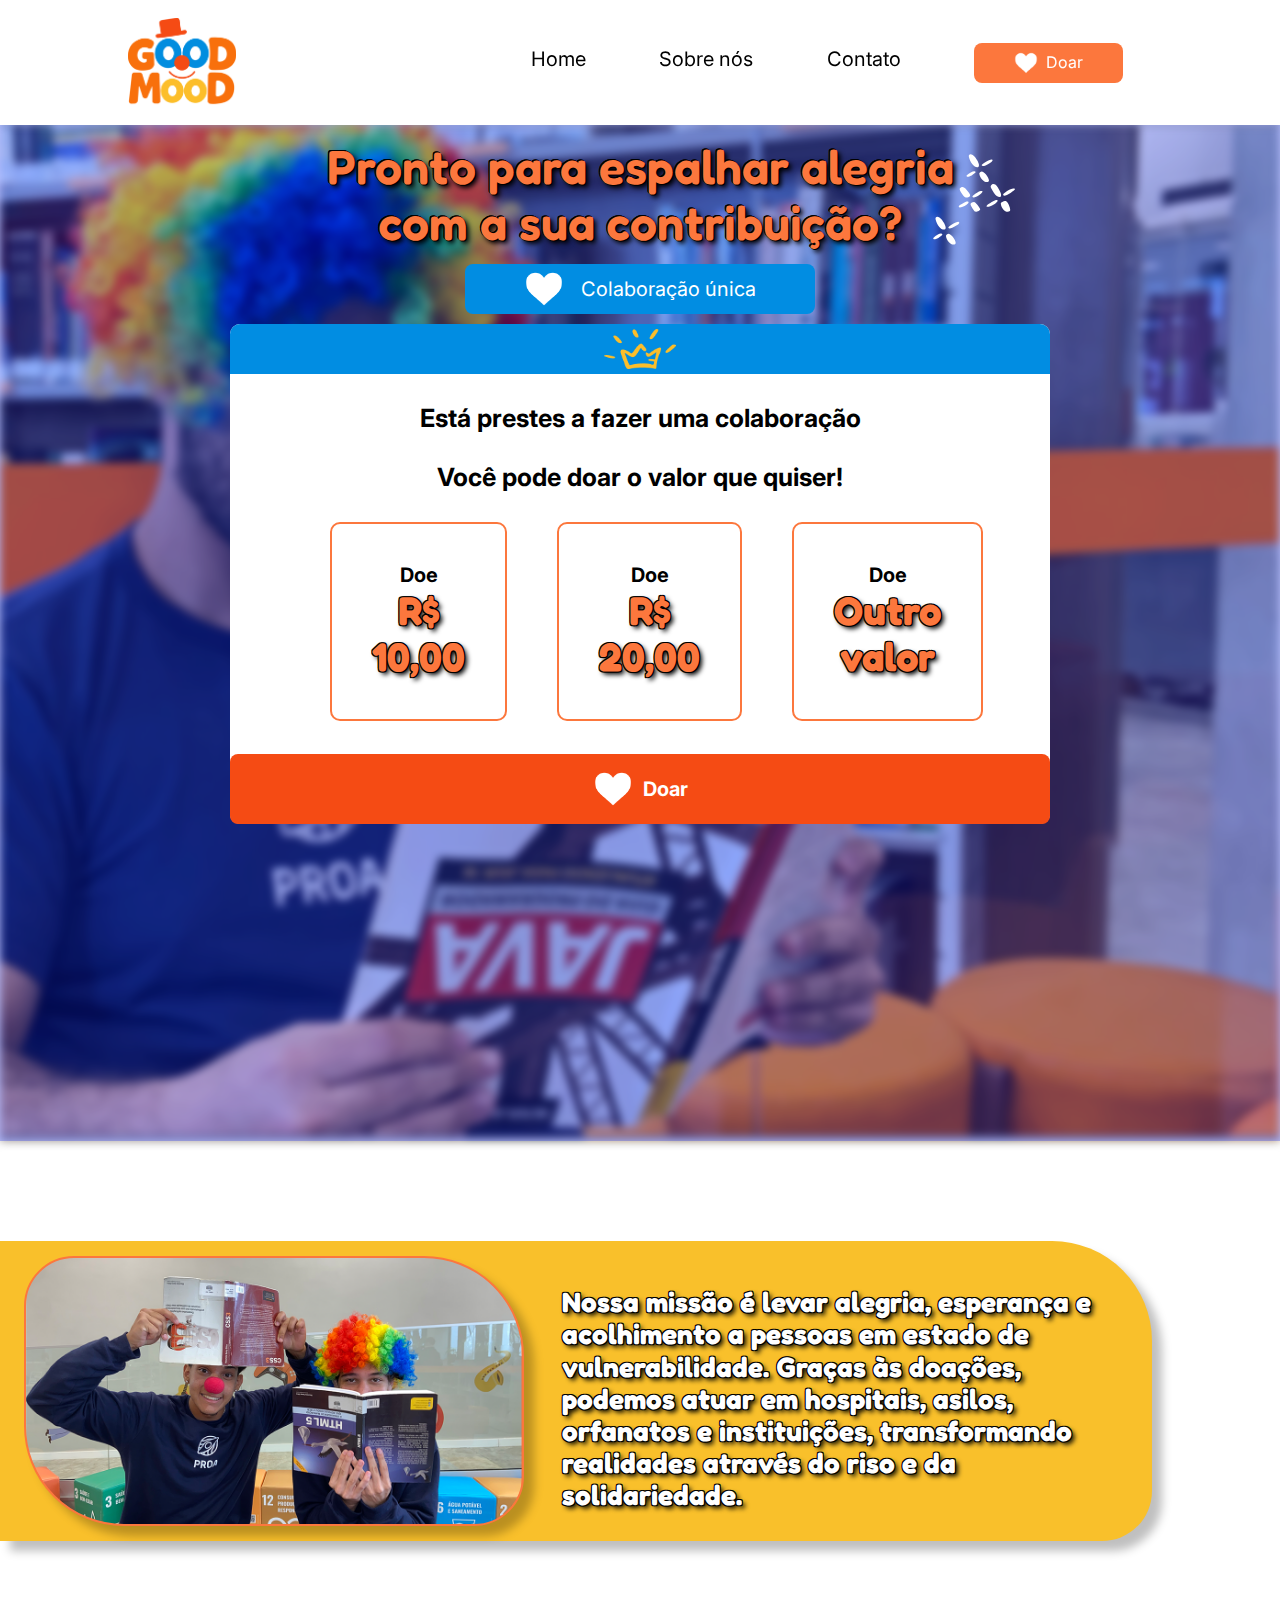
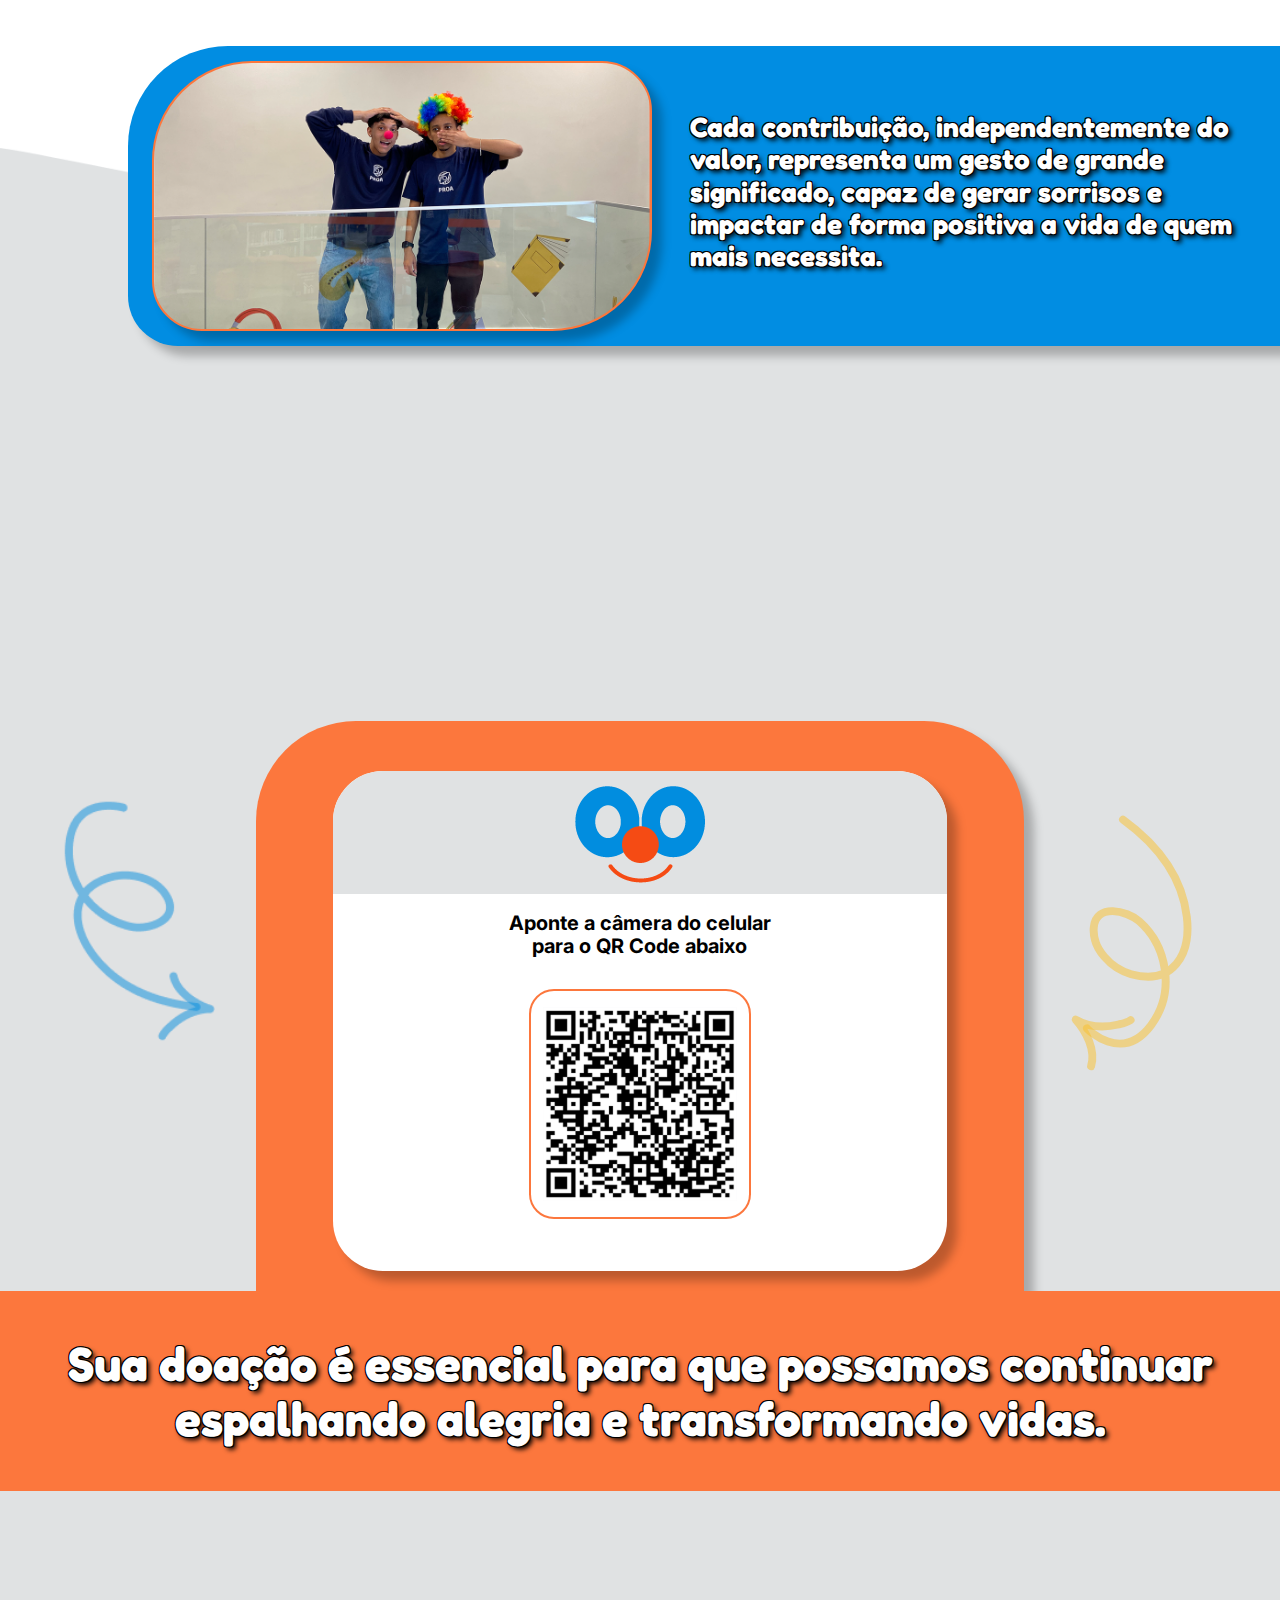
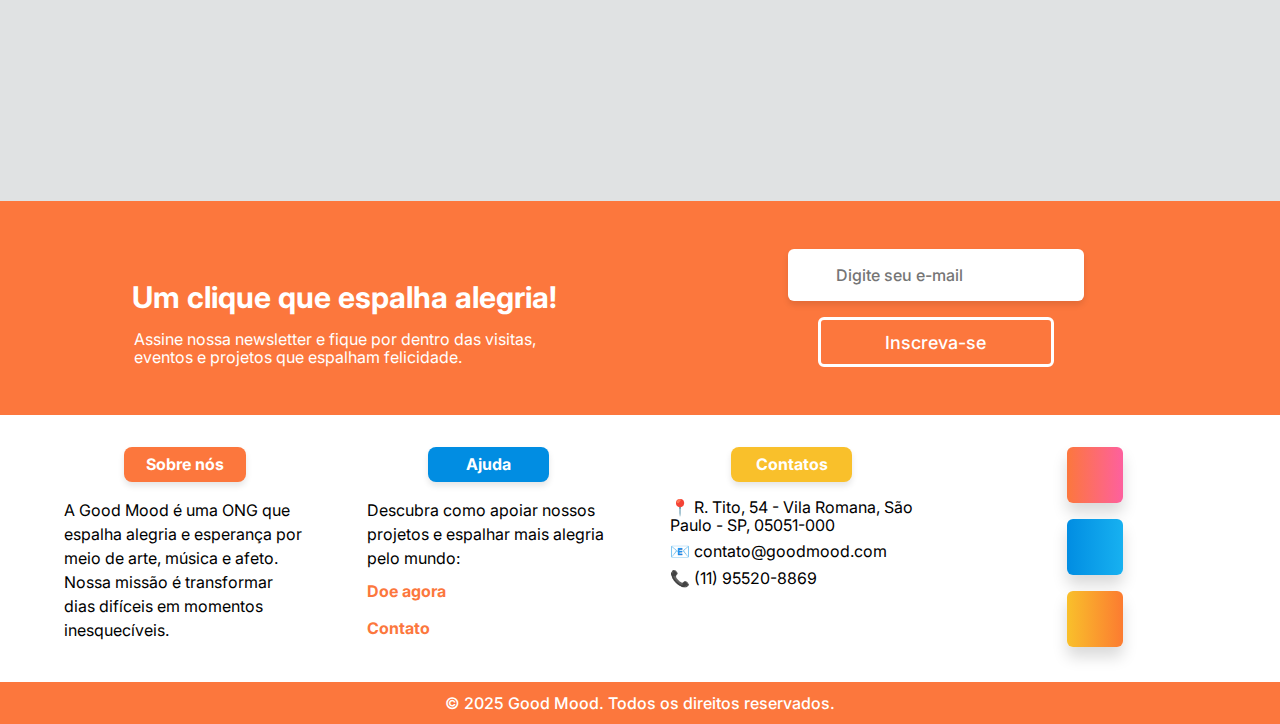
<file: pages/donate.html>
<!DOCTYPE html>
<html lang="pt_BR">

<head>
    <meta charset="UTF-8">
    <meta name="viewport" content="width=device-width, initial-scale=1.0">
    <!-- Título na barra de navegação -->
    <title>Good Mood - Seja bem-vindo</title>
    <!-- Ícone na barra de navegação -->
    <link rel="icon" href="../assets/icons/icon.ico" type="image/x-icon">
    <!-- Link para variáveis do css -->
    <link rel="stylesheet" href="../css/variables.css" type="text/css">
    <!-- Link para padronizar ou normalizar css -->
    <link rel="stylesheet" href="../css/normalize.css" type="text/css">
    <!-- Link para o estilo geral do css -->
    <link rel="stylesheet" href="../css/styles.css" type="text/css">
    <!-- Link para o estilo geral da página -->
    <link rel="stylesheet" href="../css/donate.css" type="text/css">
    <!-- Link para ícones do https://www.flaticon.com/ -->
    <link rel='stylesheet'
        href='https://cdn-uicons.flaticon.com/3.0.0/uicons-solid-rounded/css/uicons-solid-rounded.css' type="text/css">
    <link rel='stylesheet' href='https://cdn-uicons.flaticon.com/3.0.0/uicons-brands/css/uicons-brands.css'>
</head>

<body>
    <!-- Cabeçalho -->
    <header id="cabecalho-pagina">
        <!-- Logo -->
        <a href="../index.html" target="_self" id="logo-vertical">
            <img src="../assets/images/logo_vertical.png" alt="Logo da ONG Good Mood" title="Good Mood">
        </a>

        <!-- Barra de navegação não responsiva -->
        <nav id="nav-bar">
            <ul id="lista-botoes-cabecalho">
                <li><a href="../index.html" class="botao-cabecalho">Home</a></li>

                <li><a href="./about.html" class="botao-cabecalho">Sobre nós</a></li>

                <li><a href="./contact.html" class="botao-cabecalho">Contato</a></li>

                <li><a href="./donate.html" id="botao-doar-cabecalho">
                        <img src="../assets/images/coracao_do_doar.png" id="coracao-do-doar">
                        <span>Doar</span>
                    </a>
                </li>
            </ul>
        </nav>

        <!-- Botão doar e icone para responsividade -->
        <div id="container-btn-mobile">
            <a href="./donate.html" id="botao-doar-cabecalho">
                <img src="../assets/images/coracao_do_doar.png" id="coracao-do-doar">
                <span>Doar</span>
            </a>

            <div class="btn-mobile">
                <div class="line1"></div>
                <div class="line2"></div>
                <div class="line3"></div>
            </div>
        </div>

        <!-- Links do responsivo -->
        <nav id="nav-mobile" class="nav-list">
            <ul id="lista-botoes-cabecalho">
                <li><a href="../index.html" class="botao-cabecalho">Home</a></li>

                <li><a href="./about.html" class="botao-cabecalho">Sobre nós</a></li>

                <li><a href="./contact.html" class="botao-cabecalho">Contato</a></li>
            </ul>
        </nav>
    </header>

    <!-- Corpo do site - main -->
    <main>

        <section class="top">
            <img src="../assets/images/donate/assets/Group 1.svg" alt=" pontos de luz" id="pointlight">
            <div id="content1"> <!--all-->
                <header id="init"><!--pai-->
                    <div id="boxtext">
                        <p> Pronto para espalhar alegria com a sua contribuição? </p>
                    </div>
                    <div id="boxbutton">
                        <a href="#boxorange">
                            <button>
                                <img src="../assets/images/donate/assets/coracao_do_doar.png" alt="coracao doar"id="iconheart">Colaboração única
                            </button>
                        </a>
                    </div>
                </header>


                <div id="content2"><!--mae-->
                    <header id="line">
                        <img src="../assets/images/donate/assets/Vector.png" alt="coroa dourada">
                    </header>

                    <h3>
                        Está prestes a fazer uma colaboração
                    </h3>
                    <h3>
                        Você pode doar o valor que quiser!
                    </h3>

                    <div class="boxlayout">

                        <div class="boxdonate"> 
                            <a href="#boxorange">
                                <strong>Doe</strong>
                                <p> R$ 10,00 </p>
                            </a>
                        </div>

                        <div class="boxdonate">
                            <a href="#boxorange">
                                <strong>Doe</strong>
                                <p> R$ 20,00 </p>
                            </a>
                        </div>

                        <div class="boxdonate">
                            <a href="#boxorange">
                                <strong>Doe</strong>
                                <p> Outro valor </p>
                            </a>
                        </div>
                    </div>
                    <a href="#boxorange">
                        <button id="donatedirect">
                            <img src="../assets/images/coracao_do_doar.png" alt="coracao doar" id="heartdonate"> Doar
                        </button>
                    </a>
                </div>
            </div>
        </section>





        <section class="mid">
            <div class="box1">
                <div id="image1">
                </div>
                <p>Nossa missão é levar alegria, esperança e acolhimento a pessoas em estado de vulnerabilidade.
                    Graças às doações, podemos atuar em hospitais, asilos, orfanatos e instituições,
                    transformando realidades através do riso e da solidariedade.
                </p>
            </div>


            <div class="box2">
                <div id="image2">
                </div>
                <p>Cada contribuição, independentemente do valor, representa um gesto de grande significado,
                    capaz de gerar sorrisos e impactar de forma positiva a vida de quem mais necessita.
                </p>
            </div>
        </section>







        <section class="down">
            <img src="../assets/images/donate/assets/Group 2.svg" alt=" seta amarela" id="arrowyellow">
            <img src="../assets/images/donate/assets/Group 3.png" alt="seta azul " id="arrowblue">
            <!-- <p>COMECO PARTE 3===================================================================================================================</p> -->
            <div id="boxorange">
                <div id="bgqrcode">
                    <div id="headericon">
                        <img src="../assets/images/donate/assets/Icon-02.png" alt="Ícone Good Mood">
                    </div>
                    <p>Aponte a câmera do celular
                        <br>para o QR Code abaixo
                    </p>
                    <div id="qrcode">
                    </div>
                </div>
            </div>


            <div id="footerorange"> Sua doação é essencial para que possamos continuar espalhando alegria e
                transformando vidas.</div>
        </section>






    </main>

    <!-- Rodapé -->
    <footer id="footer-site">
        <!-- Superior ou caixa newsletter -->
        <section id="box-newsletter">
            <section id="text-newsletter">
                <h3>Um clique que espalha alegria!</h3>
                <p>Assine nossa newsletter e fique por dentro das visitas, eventos e projetos que espalham felicidade.
                </p>
            </section>

            <section id="form-newsletter">
                <form action="#">
                    <div id="input-container">
                        <i class="fi fi-sr-envelope"></i>
                        <input type="email" name="emailInputNewsletter" placeholder="Digite seu e-mail">
                    </div>

                    <div id="btn-container">
                        <button id="btn-subscribe" type="button">Inscreva-se</button>
                    </div>
                </form>
            </section>
        </section>

        <!-- Corpo do rodapé -->
        <section id="box-middle">
            <section class="box-content-text">
                <h4 class="title-footer-middle background-orange">Sobre nós</h4>
                <p class="box-text-middle">A Good Mood é uma ONG que espalha alegria e esperança por meio de arte,
                    música e afeto. Nossa missão é transformar dias difíceis em momentos inesquecíveis.</p>
            </section>

            <section class="box-content-text">
                <h4 class="title-footer-middle background-blue">Ajuda</h4>
                <p class="box-text-middle">Descubra como apoiar nossos projetos e espalhar mais alegria pelo mundo:</p>
                <nav>
                    <ul>
                        <li><a href="./donate.html" target="_self" rel="next">Doe agora</a></li>
                        <li><a href="./contact.html" target="_self" rel="next">Contato</a></li>
                    </ul>
                </nav>
            </section>

            <section class="box-content-text">
                <h4 class="title-footer-middle background-yellow">Contatos</h4>
                <section class="box-text-contact">
                    <p><a href="https://maps.app.goo.gl/A3gFdBwZq4yn4vQm9" target="_blank" rel="noopener">📍 R. Tito, 54 - Vila Romana, São Paulo - SP, 05051-000</a></p>
                    <p><a href="mailto:contato@goodmood.com" target="_blank" rel="noopener">📧 contato@goodmood.com</a>
                    </p>
                    <p><a href="tel:5511955208869" target="_blank" rel="noopener">📞 (11) 95520-8869</a></p>
                </section>
            </section>

            <section id="box-content-icon">
                <section class="box-social-orange">
                    <a href="https://www.instagram.com/" target="_blank" rel="noopener">
                        <i class="fi fi-brands-instagram"></i>
                    </a>
                </section>

                <section class="box-social-blue">
                    <a href="https://www.facebook.com/" target="_blank" rel="noopener">
                        <i class="fi fi-brands-facebook"></i>
                    </a>
                </section>

                <section class="box-social-yellow">
                    <a href="https://www.youtube.com/" target="_blank" rel="noopener">
                        <i class="fi fi-brands-youtube"></i>
                    </a>
                </section>
            </section>
        </section>

        <!-- Copyright do rodapé -->
        <section id="copyright">
            <p>© 2025 Good Mood. Todos os direitos reservados.</p>
        </section>
    </footer>

    <!-- API Libras -->
    <div vw class="enabled">
        <div vw-access-button class="active"></div>
        <div vw-plugin-wrapper>
            <div class="vw-plugin-top-wrapper"></div>
        </div>
    </div>
</body>
<script src="https://vlibras.gov.br/app/vlibras-plugin.js"></script>
<script>
    new window.VLibras.Widget('https://vlibras.gov.br/app');
</script>
<script src="../js/main.js" defer></script>

    <script src="https://website-widgets.pages.dev/dist/sienna.min.js" defer></script>

</html>
</file>
<file: css/variables.css>
/* --------------------
Importação das Fonts
--------------------- */
@import url('https://fonts.googleapis.com/css2?family=Fredoka:wdth,wght@75..125,300..700&display=swap');
@import url('https://fonts.googleapis.com/css2?family=Fredoka:wdth,wght@75..125,300..700&family=Inter:ital,opsz,wght@0,14..32,100..900;1,14..32,100..900&display=swap');


/* --------------------
   Reset global
   --------------------- */
*, *::before, *::after {
    box-sizing: border-box;
}

body, h1, h2, h3, h4, h5, h6, p {
    margin: 0;
}
    
/* --------------------
    Tamanho base font REM
--------------------- */
html {
    font-size: 16px;
}

/* --------------------
   Variáveis globais
--------------------- */
:root {
    /* Color */
    --primary-color: #ffffff;
    --primary-silver-color: #cfcfcf;
    --secundary-color: #000;
    --tertiary-color: #FC773D;
    --quaternary-color: #018DE2;
    --quintenary-color: #F9C02B;
    --sixth-color: #7B86C7;
    --seventh-color: #C9E6F6;
    --octave-color: #fc3d3d;

    /* Familia da fonte */
    --font-family-base: "Fredoka", sans-serif;
    --font-family-heading: "Inter", sans-serif;
    /* Tamanho da fonte */
    --font-size-xs: 0.75rem;   /* 12px */
    --font-size-sm: 0.875rem;  /* 14px */
    --font-size-base: 1rem;    /* 16px */
    --font-size-lg: 1.125rem;  /* 18px */
    --font-size-xl: 1.25rem;   /* 20px */
    --font-size-2xl: 1.5rem;   /* 24px */
    --font-size-3xl: 1.875rem; /* 30px */
    /* Espaçamentos entre as linhas */
    --line-height-tight: 1.2rem;
    --line-height-base: 1.5rem;
    --line-height-relaxed: 1.7rem;
    /* Peso da fonte */
    --font-weight-normal: 400;
    --font-weight-medium: 500;
    --font-weight-bold: 700;

    /* Espaçamento - margin e padding */
    --spacing-1: 0.25rem;  /* 4px */
    --spacing-2: 0.5rem;   /* 8px */
    --spacing-3: 0.75rem;  /* 12px */
    --spacing-4: 1rem;     /* 16px */
    --spacing-6: 1.5rem;   /* 24px */
    --spacing-8: 2rem;     /* 32px */
    --spacing-12: 3rem;    /* 48px */

    /* Bordas radius */
    --border-radius-sm: 0.125rem;  /* 2px */
    --border-radius-md: 0.375rem;  /* 6px */
    --border-radius-lg: 0.5rem;    /* 8px */
    --border-radius-xl: 1rem;    /* 16px */
    --border-radius-full: 9999px;  /* círculo */
    /* Tamanho das bordas */
    --border-width-thin: 1px;
    --border-width-thick: 2px;
    --border-width-strong: 3px;

    /* Shadows - sombras */
    --shadow-sm: 0 1px 2px rgba(0,0,0,0.05);
    --shadow-md: 0 4px 6px rgba(0,0,0,0.1);
    --shadow-lg: 0 10px 15px rgba(0,0,0,0.15);

    /* Transitions - options */
    --transition-fast: 150ms ease-in-out;
    --transition-base: 300ms ease-in-out;
    --transition-slow: 500ms ease;
}
</file>
<file: css/styles.css>
/* --------------------
   Estilo da página
--------------------- */
/* ---- GERAL ---- */
main {
    padding-top: 105px; /*MUDAR PARA 105px*/
}

.icon-generics {
    position: absolute;
}

#light-vector {
    top: 10px;
    left: 50%; 
    transform: translateX(-185%);
}

#light-vector img {
    width: 95px;
}

#king img {
    width: 80px;
}

body{
    font-family: var(--font-family-heading);
}


/* ---- CABEÇALHO ---- */
/* Container do cabeçalho */
#cabecalho-pagina{
    background-color: var(--primary-color);
    position: fixed;
    top: 0;
    z-index: 10;
    width: 100%;
    height: 125px;
    display: flex;
    flex-direction: row;
    align-items: center;
    justify-content: space-between;
    padding-left: 10%;
    padding-right: 10%;
    box-shadow: var(--shadow-md);
    font-family: var(--font-family-heading), sans-serif;
    transition: var(--transition-fast);
}

/* Container da logo */
#logo-vertical{
    width: 108.15px;
    height: 90px;
    flex-shrink: 0;
    margin-right: var(--spacing-2);
}

#logo-vertical img{
    width: 100%;
    height: 100%;
}

/* Barra de navegação */
#lista-botoes-cabecalho{
    width: 650px;
    display: flex;
    flex-direction: row;
    align-items: center;
    justify-content: space-around;
    gap: var(--spacing-4);
}

.botao-cabecalho{
    display: flex;
    flex-direction: column;
    justify-content: center;
    font-size: var(--font-size-xl);
    color: var(--secundary-color);
    white-space: nowrap;
}

.botao-cabecalho::after {
    content: " ";
    display: block;
    width: 0;
    height: 3px;
    background-color: var(--tertiary-color);
    margin-top: var(--spacing-1);
    transition: var(--transition-fast);
}

.botao-cabecalho:hover::after {
    width: 50px;
    transition: var(--transition-fast);
}

#botao-doar-cabecalho{
    padding: 8px 40px;
    border-radius: var(--border-radius-lg);
    background-color: var(--tertiary-color);
    color: var(--primary-color);
    display: flex;
    flex-direction: row;
    align-items: center;
    justify-content: center;
    gap: var(--spacing-2);
}

#coracao-do-doar{
    width: var(--spacing-6);
    height: var(--spacing-6);
}

/* Efeito do cabeçalho fixo no topo */
.cabecalho-fixed-top {
    height: 100px !important;
    border-bottom-left-radius: var(--border-radius-lg);
    border-bottom-right-radius: var(--border-radius-lg);
    transition: var(--transition-fast);
}

/* Cabeçalho mobile */
#container-btn-mobile {
    position: relative;
    width: 650px;
    display: none;
    flex-direction: row;
    justify-content: flex-end;
    gap: var(--spacing-8);
    transition: var(--transition-fast);
}

.btn-mobile {
    cursor: pointer;
}

.btn-mobile div {
    width: 32px;
    height: 3px;
    margin: 8px;
    border-radius: var(--border-radius-lg);
    background-color: var(--secundary-color);
    transition: var(--transition-fast);
}

/* efeito de click */
.btn-mobile.active .line1 {
    transform: rotate(-45deg) translate(-8px, 10px);
    transition: var(--transition-fast);
}

.btn-mobile.active .line2 {
    opacity: 0;
    transition: var(--transition-fast);
}

.btn-mobile.active .line3 {
    transform: rotate(45deg) translate(-5px, -7px);
    transition: var(--transition-fast);
}

/* lista de links */
#nav-mobile {
    display: none;
    position: absolute;
    top: 125px;
    right: 0;
    width: 50vw;
    height: 100vh;
    background-color: var(--primary-color);
    box-shadow: var(--shadow-md);
    transition: var(--transition-fast);
    transform: translateX(100%);
}

#nav-mobile ul {
    width: 100%;
    height: 50vh;
    flex-direction: column;
    align-items: center;
    justify-content: space-around;
}

#nav-mobile ul li {
    width: 100%;
    display: flex;
    flex-direction: row;
    justify-content: center;
    align-items: center;
}

#nav-mobile ul li a {
    width: 100%;
    text-align: center;
}

/* Efeito nav fixa no topo */
#nav-mobile.nav-fix {
    top: 95px !important;
    transition: var(--transition-fast);
}

/* Efeito abrir nav no mobile */
#nav-mobile.active {
    transform: translateX(0) !important;
}

/* Efeito ao abrir nav */
@keyframes navLinkFade {
    from {
        opacity: 0;
        transform: translateX(50px);
    }
    to {
        opacity: 1;
        transform: translateX(0);
    }
}


/* ---- PÁGINA INDEX ---- */
.header-sections {
    width: 100%;
    text-align: center;
    font-family: var(--font-family-base), 'sans-serif';
    font-size: var(--font-size-2xl);
    padding: var(--spacing-8) 0;
    font-weight: var(--font-weight-bold);
    color: var(--tertiary-color);
    text-shadow:             
        /* Primeira camada próxima */
        -1px -1px 0 #000,
        1px -1px 0 #000,
        -1px  1px 0 #000,
        1px  1px 0 #000,
        0   -1px 0 #000,
        0    1px 0 #000,
        -1px  0   0 #000,
        1px  0   0 #000,

        /* Segunda camada para suavizar e engrossar */
        -2px -2px 0 #000,
        2px -2px 0 #000,
        -2px  2px 0 #000,
        2px  2px 0 #000,
        0   -2px 0 #000,
        0    2px 0 #000,
        -2px  0   0 #000,
        2px  0   0 #000,
        1px 2px 0px #000;
}

/* presentation */
#presentation {
    position: relative;
    width: 100%;
    height: 100vh;
    display: flex;
    flex-direction: row;
    justify-content: center;
    align-items: center;
    background-size: cover;
    box-shadow: inset 0px 0px 50px #000;
}

#presentation::after {
    content: "";
    position: absolute;
    inset: 0;
    background-color: #ff5e001a;
    z-index: -1;
}

#presentation::before {
    content: "";
    position: absolute;
    inset: 0;
    background-image: url(../assets/images/index/backgroundImage.webp);
    background-repeat: no-repeat;
    background-position: top;
    background-size: cover;
    background-attachment: fixed;
    z-index: -1;
    filter: blur(3px);
}

.presentation-content {
    position: relative;
    width: 80%;
    display: flex;
    flex-direction: column;
    justify-content: center;
    align-items: center;
    gap: var(--spacing-4);
    opacity: 1;
}

#logo-horizontal {
    position: relative;
    width: 60%;
}

#logo-horizontal img {
    width: 100%;
    height: 100%;
    filter: drop-shadow(3px 3px 5px var(--secundary-color));
}

.description {
    position: relative;
    width: 50%;
    text-align: center;
    font-size: var(--font-size-3xl);
    font-family: var(--font-family-base), sans-serif;
    font-weight: var(--font-weight-bold);
    color: var(--tertiary-color);
    text-shadow:             
        /* Primeira camada próxima */
        -1px -1px 0 #000,
        1px -1px 0 #000,
        -1px  1px 0 #000,
        1px  1px 0 #000,
        0   -1px 0 #000,
        0    1px 0 #000,
        -1px  0   0 #000,
        1px  0   0 #000,

        /* Segunda camada para suavizar e engrossar */
        -2px -2px 0 #000,
        2px -2px 0 #000,
        -2px  2px 0 #000,
        2px  2px 0 #000,
        0   -2px 0 #000,
        0    2px 0 #000,
        -2px  0   0 #000,
        2px  0   0 #000,
        1px 2px 0px #000;
}

/* our-services */
#our-services {
    position: relative;
    width: 100%;
    font-family: var(--font-family-heading), 'sans-serif';
    padding: var(--spacing-4) 0;
    display: flex;
    flex-direction: column;
    align-items: center;
    justify-content: center;
}

#cards-services {
    position: relative;
    width: 90%;
    margin-top: var(--spacing-2);
    display: flex;
    flex-direction: row;
}

.group-card-service {
    position: relative;
    width: 50%;
    margin-top: var(--spacing-2);
    display: flex;
    flex-direction: row;
    justify-content: space-around;
    align-items: center;
}

.card-service {
    position: relative;
    width: 40%;
    height: 450px;
    box-shadow: var(--shadow-lg);
    border-radius: var(--border-radius-lg);
    transition: var(--transition-fast);
}

.card-service:hover {
    scale: 1.02;
    box-shadow: var(--shadow-lg);
    transition: var(--transition-fast);
    border: solid var(--border-width-thin) #ff7300;
    box-shadow: 0 10px 15px #fc763d8a;
}

.card-image-service {
    position: relative;
    width: 100%;
    height: 280px;
}

.card-image-service img {
    width: 100%;
    height: 100%;
    object-fit: cover;
    border-top-left-radius: var(--border-radius-lg);
    border-top-right-radius: var(--border-radius-lg);
}

.card-text-service {
    position: relative;
    width: 100%;
    height: 170px;
    padding: var(--spacing-4);
    display: flex;
    flex-direction: column;
    justify-content: center;
    gap: var(--spacing-4);
}

.card-text-service h3 {
    text-align: center;
    cursor: default;
}

.card-text-service p {
    font-size: var(--font-size-sm);
    cursor: default;
}

/* where-we-operate */
/* images */
#where-we-operate {
    position: relative;
    width: 100%;
    margin: var(--spacing-12) 0;
    padding-bottom: var(--spacing-8);
    display: flex;
    flex-direction: row;
    justify-content: center;
    align-items: center;
}

#title-images-operate {
    position: relative;
    width: 50%;
}

#group-images-operate {
    position: relative;
    width: 55%;
    margin: var(--spacing-12) auto 0;
    display: flex;
    flex-direction: column;
    justify-content: center;
    align-items: center;
    gap: var(--spacing-8);
}

#group-images-operate article {
    position: relative;
    width: 100%;
    height: 250px;
    border-radius: var(--border-radius-lg);
    border: solid var(--border-width-strong) var(--tertiary-color);
    box-shadow: var(--shadow-lg);
    transition: var(--transition-fast);
}

#group-images-operate article:hover {
    scale: 1.02;
    box-shadow: var(--shadow-lg);
    transition: var(--transition-fast);
    box-shadow: 0 10px 15px #fc763d8a;
    transform: rotate(0deg);
}

#group-images-operate img {
    width: 100%;
    height: 100%;
    object-fit: cover;
    object-position: center;
    border-radius: var(--border-radius-md);
}

.image-one {
    transform: rotate(2deg);
}

.image-two {
    transform: rotate(-2deg);
}

.image-three {
    transform: rotate(2deg);
}
/* cards */
#cards-locais {
    position: relative;
    width: 50%;
    display: flex;
    flex-direction: column;
    justify-content: center;
    align-items: flex-start;
    gap: var(--spacing-8);
}

.group-cards-locais {
    width: 90%;
    position: relative;
    display: flex;
    flex-direction: row;
    justify-content: space-around;
    align-items: center;
    gap: var(--spacing-8);
}

#group-locais-one {
    justify-content: right;
}

#group-locais-two {
    justify-content: left;
}

.card-local {
    position: relative;
    width: 45%;
    height: 350px;
    padding: 45px 30px;
    display: flex;
    border-radius: var(--border-radius-lg);
    flex-direction: column;
    justify-content: center;
    align-items: center;
    box-shadow: var(--shadow-lg);
    text-align: center;
}

.card-local h3 {
    position: relative;
    width: 100%;
    font-family: var(--font-family-base);
    font-size: var(--font-size-2xl);
    margin-bottom: var(--spacing-8);
    text-shadow:             
        /* Primeira camada próxima */
        -1px -1px 0 #000,
        1px -1px 0 #000000,
        -1px  1px 0 #000,
        1px  1px 0 #000,
        0   -1px 0 #000,
        0    1px 0 #000,
        -1px  0   0 #000,
        1px  0   0 #000,

        /* Segunda camada para suavizar e engrossar */
        -2px -2px 0 #000,
        2px -2px 0 #000,
        -2px  2px 0 #000,
        2px  2px 0 #000,
        0   -2px 0 #000,
        0    2px 0 #000,
        -2px  0   0 #000,
        2px  0   0 #000,
        1px 2px 0px #000;
    cursor: default;
}

.card-local p {
    position: relative;
    width: 100%;
    font-family: var(--font-family-heading);
    font-size: var(--font-size-lg);
    line-height: var(--line-height-base);
    cursor: default;
}

#card-one {
   transition: var(--transition-fast)
}

#card-two {
   transition: var(--transition-fast)
}

#card-three {
   transition: var(--transition-fast)
}

#card-four {
   transition: var(--transition-fast)
}

#card-one:hover {
   transition: var(--transition-fast);
   box-shadow: 0 10px 15px #3da6fc8a;
   border: solid var(--border-width-thin) #3da6fc;
}

#card-two:hover {
   transition: var(--transition-fast);
   box-shadow: 0 10px 15px #fc763d8a;
   border: solid var(--border-width-thin) #fc763d;
}

#card-three:hover {
   transition: var(--transition-fast);
   box-shadow: 0 10px 15px #c4c7008a;
   border: solid var(--border-width-thin) #9b9e00;
}

#card-four:hover {
   transition: var(--transition-fast);
   box-shadow: 0 10px 15px #ff00008a;
   border: solid var(--border-width-thin) #ff0000;
}

#card-one h3 {
    color: var(--quaternary-color);
}

#card-two h3 {
    color: var(--tertiary-color);
}

#card-three h3 {
    color: var(--quintenary-color);
}

#card-four h3 {
    color: var(--octave-color);
}

/* impact */
#impact {
    position: relative;
    width: 100%;
    padding-bottom: var(--spacing-12);
    box-shadow: inset 0px 0px 50px #000;
}

#impact::after {
    content: "";
    position: absolute;
    inset: 0;
    background-color: #0017eb3d;
    z-index: -1;
}

#impact::before {
    content: "";
    position: absolute;
    inset: 0;
    background-image: url(../assets/images/index/backgroundImpact.jpg);
    background-repeat: no-repeat;
    background-position: top;
    background-size: cover;
    background-attachment: fixed;
    z-index: -1;
    filter: blur(3px);
}

#header-impact {
    position: relative;
    color: var(--seventh-color);
}

#text-cards-impact {
    position: relative;
    margin: auto;
    width: 90%;
    height: 100%;
    display: flex;
    flex-direction: column;
    align-items: center;
}

#text-impact {
    position: relative;
    width: 80%;
    margin-top: var(--spacing-6);
    font-family: var(--font-family-heading), 'sans-serif';
    font-size: var(--font-size-xl);
    font-weight: var(--font-weight-bold);
    text-align: center;
    text-shadow: var(--shadow-lg);
    color: var(--primary-color);
}

#cards-impact {
    position: relative;
    width: 100%;
    margin-top: var(--spacing-12);
    display: flex;
    flex-direction: row;
    justify-content: space-around;
    align-items: center;
}

.card-impact {
    position: relative;
    width: 25%;
    min-height: 180px;
    padding: var(--spacing-8) var(--spacing-1);
    text-align: center;
    border: solid var(--border-width-thick) var(--secundary-color);
    border-radius: var(--border-radius-lg);
    cursor: default;
    transition: var(--transition-fast);
}

.card-impact:hover {
    scale: 1.02;
    transition: var(--transition-fast);
}

.card-impact h3 {
    font-size: var(--font-size-3xl);
    font-family: var(--font-family-base);
    font-weight: var(--font-weight-bold);
    color: var(--primary-color);
        text-shadow:             
        /* Primeira camada próxima */
        -1px -1px 0 #000,
        1px -1px 0 #000000,
        -1px  1px 0 #000,
        1px  1px 0 #000,
        0   -1px 0 #000,
        0    1px 0 #000,
        -1px  0   0 #000,
        1px  0   0 #000,

        /* Segunda camada para suavizar e engrossar */
        -2px -2px 0 #000,
        2px -2px 0 #000,
        -2px  2px 0 #000,
        2px  2px 0 #000,
        0   -2px 0 #000,
        0    2px 0 #000,
        -2px  0   0 #000,
        2px  0   0 #000,
        1px 2px 0px #000;
}

.card-impact p {
    font-size: var(--font-size-2xl);
    font-family: var(--font-family-heading);
    color: var(--primary-color);
    text-shadow:             
        -2px -2px 0 #000,
        2px -2px 0 #000,
        -2px  2px 0 #000,
        2px  2px 0 #000,
        0   -2px 0 #000,
        0    2px 0 #000,
        -2px  0   0 #000,
        2px  0   0 #000,
        1px 2px 0px #000;
}

#card-impact-one {
    background-color: var(--quaternary-color);
}

#card-impact-two {
    background-color: var(--quintenary-color);
}

#card-impact-three {
    background-color: var(--tertiary-color);    
}

/* partnerships */
#partnerships {
    position: relative;
    width: 100%;
    display: flex;
    flex-direction: column;
    justify-content: center;
    align-items: center;
    padding-bottom: var(--spacing-12);
}

#images-partnerships {
    position: relative;
    width: 90%;
    display: flex;
    flex-direction: column;
    gap: var(--spacing-8);
}

.group-images-partnerships {
    position: relative;
    width: 100%;
    display: flex;
    flex-direction: row;
    justify-content: space-around;
    align-items: center;
}

.group-images-partnerships img {
    width: 180px;
    transition: var(--transition-fast);
}

.group-images-partnerships img:hover {
    scale: 1.03;
    transition: var(--transition-fast);
}

/* ---- RODAPÉ ----- */
#footer-site {
    position: relative;
    width: 100%;
    font-family: var(--font-family-heading), sans-serif;
}

/* newsletter */
#box-newsletter {
    position: relative;
    width: 100%;
    padding: var(--spacing-12);
    display: flex;
    flex-direction: row;
    justify-content: space-around;
    align-items: center;
    background-color: var(--tertiary-color);
    color: var(--primary-color);
}

/* newsletter text */
#text-newsletter {
    position: relative;
    width: 50%;
    display: flex;
    flex-direction: column;
    align-items: center;
    gap: var(--spacing-4);
}

#text-newsletter h3 {
    font-size: var(--font-size-3xl);
}

#text-newsletter p {
    max-width: 420px;
}

/* newsletter form */
#form-newsletter {
    position: relative;
    width: 50%;
}

#form-newsletter form {
    position: relative;
    width: 100%;
    display: flex;
    flex-direction: column;
    align-items: center;
    gap: var(--spacing-4);
}

#form-newsletter form #input-container {
    position: relative;
    width: 50%;
    background-color: var(--primary-color);
    border-radius: var(--border-radius-md);
    padding: var(--spacing-1) var(--spacing-2) var(--spacing-1) var(--spacing-4);
    display: flex;
    align-items: center;
    box-shadow: var(--shadow-md);
}

#input-container i {
    position: absolute;
    z-index: 1;
    opacity: 70%;
    font-size: var(--font-size-lg);
    color: var(--secundary-color);
}

#form-newsletter form #input-container input {
    position: relative;
    width: 100%;
    font-weight: 500;
    outline: none;
    border: transparent;
    border-radius: var(--border-radius-md);
    padding: var(--spacing-3) var(--spacing-8);
}

#btn-container {
    width: 100%;
    display: flex;
    flex-direction: row;
    justify-content: center;
}

#form-newsletter form #btn-container #btn-subscribe {
    width: 40%;
    font-size: var(--font-size-lg);
    font-weight: var(--font-weight-medium);
    background-color: transparent;
    color: var(--primary-color);
    border: solid var(--border-width-strong) var(--primary-color);
    border-radius: var(--border-radius-md);
    padding: var(--spacing-3);
    cursor: pointer;
    transition: var(--transition-fast);
}

#form-newsletter form #btn-container #btn-subscribe:hover {
    color: var(--tertiary-color);
    background-color: var(--primary-color);
    transition: var(--transition-fast);
}

#form-newsletter form #btn-container #btn-subscribe:active {
    color: var(--tertiary-color);
    background-color: var(--primary-silver-color);
    transition: var(--transition-fast);
}

/* middle */
#box-middle {
    position: relative;
    width: 100%;
    padding: var(--spacing-8);
    display: flex;
    flex-direction: row;
    justify-content: center;
    align-items: start;
    gap: 60px;
}

#box-middle section {
    position: relative;
    width: 20%;
}

.background-orange {
    background-color: var(--tertiary-color);
}

.background-blue {
    background-color: var(--quaternary-color);
}

.background-yellow {
    background-color: var(--quintenary-color);
}

/* middle about */
#box-middle .box-content-text h4 {
    text-align: center;
    margin: 0px auto var(--spacing-4);
    padding: var(--spacing-2) var(--spacing-2);
    width: 50%;
    border-radius: var(--border-radius-lg);
    color: var(--primary-color);
    box-shadow: var(--shadow-md);
}

#box-middle .box-content-text .box-text-middle {
    line-height: var(--line-height-base);
    margin-bottom: var(--spacing-2);
}

/* middle help */
#box-middle .box-content-text nav ul li {
    margin-bottom: var(--spacing-1);
}

#box-middle .box-content-text nav ul li a {
    display: block;
    color: var(--tertiary-color);
    font-weight: var(--font-weight-bold);
    margin-top: var(--spacing-3);
}

#box-middle .box-content-text nav ul li a::after {
    content: " ";
    display: block;
    width: 0;
    height: 3px;
    background-color: var(--tertiary-color);
    margin-top: var(--spacing-1);
    transition: var(--transition-fast);
}

#box-middle .box-content-text nav ul li a:hover::after {
    width: 60px;
    transition: var(--transition-fast);
}

/* middle contact */
#box-middle .box-content-text .box-text-contact {
    width: 100%;
}

#box-middle .box-content-text .box-text-contact p {
    margin-bottom: var(--spacing-2);
}

#box-middle .box-content-text .box-text-contact p a {
    display: block;
    width: 100%;
    transition: var(--transition-fast);
}

#box-middle .box-content-text .box-text-contact p a:hover {
    color: var(--tertiary-color);
    transition: var(--transition-fast);
}

/* middle icon social */
#box-middle #box-content-icon {
    position: relative;
    display: flex;
    flex-direction: column;
    justify-content: center;
    align-items: center;
    gap: var(--spacing-4);
    color: var(--primary-color);
}

#box-middle #box-content-icon section {
    position: relative;
    width: 56px;
    height: 56px;
    border-radius: var(--border-radius-md);
    display: flex;
    flex-direction: row;
    justify-content: center;
    align-items: center;
    transition: var(--transition-fast);
    background-size: 200% auto;
    box-shadow: var(--shadow-lg);
}

.box-social-orange {
    background: linear-gradient(to right, var(--tertiary-color) 0%, #ff00ffb6  100%, var(--tertiary-color)  100%)
}

.box-social-blue {
    background: linear-gradient(to right, var(--quaternary-color) 0%, #2dd5ff  100%, var(--quaternary-color)  100%)
}

.box-social-yellow {
    background: linear-gradient(to right, var(--quintenary-color) 0%, #ff2626ec  100%, var(--quintenary-color)  100%)
}

#box-middle #box-content-icon section:hover {
    scale: 1.1;
    background-position: right center;
    transition: var(--transition-fast);
}

#box-middle #box-content-icon section a {
    width: 100%;
    height: 50px;
    display: flex;
    flex-direction: row;
    justify-content: center;
    align-items: center;
}

#box-middle #box-content-icon i {
    font-size: var(--font-size-3xl);
    height: 30px;
}

/* copyright */
#copyright {
    position: relative;
    width: 100%;
    padding: var(--spacing-3);
    background-color: var(--tertiary-color);
    text-align: center;
    color: var(--primary-color);
    font-weight: var(--font-weight-medium);
}


/* --------------------
   Responsividade
--------------------- */

/* -------- TABLET -------- */
@media (max-width: 1024px) {
    /* ---- CABEÇALHO ---- */
    #nav-bar {
        display: none;
    }

    #container-btn-mobile {
        display: flex;
    }

    #nav-mobile {
        display: block;
    }

    #nav-mobile li {
        margin-left: 0;
        opacity: 0;
    }

    .botao-cabecalho::after {
        margin: var(--spacing-1) auto 0;
    }

    .botao-cabecalho:hover::after {
        width: 50%;
        transition: var(--transition-fast);
    }

    
    /* ---- PÁGINA INDEX ---- */
    /* presentation */
    #logo-horizontal {
        width: 90%;
    }
    
    .description {
        width: 80%;
        font-size: var(--font-size-2xl);
    }

    /* our-services */
    #cards-services {
        flex-direction: column;
        gap: var(--spacing-8);
    }

    .group-card-service {
        width: 100%;
    }

    /* where-we-operate */
    #where-we-operate {
        flex-direction: column;
        gap: var(--spacing-12);
    }
 
    #title-images-operate {
        width: 100%;
    }

    #cards-locais {
        width: 100%;
        align-items: center;
    }

    /* impact */
    #cards-impact {
        flex-direction: column;
        gap: var(--spacing-8);
    }

    .card-impact {
        width: 50%;
    }

    /* partnerships */
    #images-partnerships {
        flex-direction: row;
    }

    .group-images-partnerships {
        flex-direction: column;
    }
    
    /* ----  RODAPÉ ---- */
    /* newsletter */
    #box-newsletter {
        flex-direction: column;
        gap: var(--spacing-8);
    }

    /* newsletter text */
    #text-newsletter {
        text-align: center;
    }

    /* newsletter form */
    #form-newsletter {
        width: 80%;
    }

    #form-newsletter form #input-container {
        width: 100%;
    }

    #form-newsletter form #btn-container #btn-subscribe {
        width: 80%;
    }

    /* middle */
    #box-middle {
        flex-direction: column;
        justify-content: center;
        align-items: center;
    }

    #box-middle section {
        width: 50%;
        text-align: center;
    }

    #box-middle .box-content-text nav ul li a::after {
        margin: auto;
        margin-top: var(--spacing-1);
    }

    #box-middle #box-content-icon {
        flex-direction: row;
    }
}


/* -------- MOBILE GRANDE -------- */
@media (max-width: 768px) {
    /* ---- PÁGINA INDEX ---- */
    /* presentation */
    #logo-horizontal {
        width: 95%;
    }

    .description {
        width: 90%;
        font-size: var(--font-size-2xl);
    }

    /* our-services */
    .card-service {
        width: 80%;
    }

    .group-card-service {
        flex-direction: column;
        gap: var(--spacing-8);
        width: 100%;
    }

    /* where-we-operate */
    #where-we-operate {
        flex-direction: column;
        gap: var(--spacing-12);
    }
 
    #title-images-operate {
        width: 100%;
    }

    #group-images-operate {
        width: 80%;
    }

    #cards-locais {
        width: 100%;
        align-items: center;
    }

    .group-cards-locais {
        flex-direction: column;
    }

    #group-locais-one {
        justify-content: center;
    }

    #group-locais-two {
        justify-content: center;
    }

    .card-local {
        width: 80%;
    }

    /* impact */
    #text-impact {
        width: 90%;
    }

    .card-impact {
        width: 75%;
    }

    /* partnerships */
    #images-partnerships {
        flex-direction: column;
        gap: var(--spacing-8);
        margin-top: var(--spacing-8);
    }

    .group-images-partnerships {
        flex-direction: column;
        gap: var(--spacing-8);
    }
    
    /* ----  RODAPÉ ---- */
    /* newaller */
    #box-newsletter {
        width: 100%;
    }

    /* newsletter text */
    #text-newsletter {
        width: 100%;
    }

    /* middle */
    #box-middle section {
        width: 80%;
    }
}


/* -------- MOBILE -------- */
@media (max-width: 480px) {
    /* ---- CABEÇALHO ---- */
    #botao-doar-cabecalho {
        padding: 8px 15px;
    }

    #container-btn-mobile {
        gap: var(--spacing-1);
    }

    
    /* ---- PÁGINA INDEX ---- */
    /* presentation */
    #logo-horizontal {
        width: 100%;
    }

    .description {
        width: 95%;
        font-size: var(--font-size-lg);
    }

    /* our-services */
    .card-service {
        width: 95%;
    }

    /* where-we-operate */
    .card-local {
        width: 95%;
    }

    /* impact */
    #text-impact {
        width: 95%;
    }
    
    .card-impact {
        width: 90%;
    }
    
    /* ----  RODAPÉ ---- */
    /* newaller */
    #box-newsletter {
        padding: var(--spacing-12) 0;
    }

    /* newsletter form */
    #form-newsletter form #btn-container #btn-subscribe {
        width: 100%;
    }

    /* middle */
    #box-middle section {
        width: 100%;
    }
}
</file>
<file: css/about.css>
html {
   scroll-behavior: smooth;
}

/* ---- GERAL ---- */
main {
    padding-top: 65px;
}

h1 {
    margin: 0px;
}

.title {
    font-family: var(--font-family-base);
    text-shadow:             
        /* Primeira camada próxima */
        -1px -1px 0 #000,
        1px -1px 0 #000,
        -1px  1px 0 #000,
        1px  1px 0 #000,
        0   -1px 0 #000,
        0    1px 0 #000,
        -1px  0   0 #000,
        1px  0   0 #000,

        /* Segunda camada para suavizar e engrossar */
        -2px -2px 0 #000,
        2px -2px 0 #000,
        -2px  2px 0 #000,
        2px  2px 0 #000,
        0   -2px 0 #000,
        0    2px 0 #000,
        -2px  0   0 #000,
        2px  0   0 #000,
        1px 2px 0px #000;
}

/* Welcome */
.welcome {
    width: 100%;
    height: 90vh;
    background-repeat: no-repeat;
    background-attachment: fixed;
    background-size: cover;
    position: relative; 
    font-family: var(--font-family-base);
}

.welcome::before {
    content: "";
    position: absolute;
    inset: 0;
    background-image: url(../assets/images/about/jptitulo1.png);
    background-repeat: no-repeat;
    background-position: top;
    background-size: cover;
    background-attachment: fixed;
    z-index: -1;
    
}

.title_about {
    position: relative;
    font-size: 60px;
    text-align: center;
    color: #FC773D;
    top: 50%;
    left: 50%;
    transform: translate(-50%, -50%);
    width: 80%;
    text-shadow:             
        /* Primeira camada próxima */
        -1px -1px 0 #FFF,
        1px -1px 0 #FFF,
        -1px  1px 0 #FFF,
        1px  1px 0 #FFF,
        0   -1px 0 #FFF,
        0    1px 0 #FFF,
        -1px  0   0 #FFF,
        1px  0   0 #FFF,

        /* Segunda camada para suavizar e engrossar */
        -2px -2px 0 #FFF,
        2px -2px 0 #FFF,
        -2px  2px 0 #FFF,
        2px  2px 0 #FFF,
        0   -2px 0 #FFF,
        0    2px 0 #FFF,
        -2px  0   0 #FFF,
        2px  0   0 #FFF,
        1px 2px 0px #FFF;
}

.welcome-svg-left {
    width: 100px;
    left: 6%;
    top: 32%;
}

.welcome-svg-right {
    width: 100px;
    right: 5%;
    bottom: 50%;
}

.welcome img{
    position: absolute;
} 

/* começo */
.comeco {
    background-color: #E4E4E4;
    display: flex;
    align-items: center;
    justify-content: space-around;
    padding: 80px 0px;
}

.comeco .texto {
    display: flex;
    flex-direction: column;
    width: 40%;
}

.comeco .texto .title {
    font-size: 60px;
    color: #FCBE2A
}

.comeco .texto .desc {
    font-size: 25px;
    margin-top: 30px;
    margin-bottom: 30px;
}

.comeco .texto .desc2 {
    font-size: 25px;
    margin-top: px;
}

.comeco .img {
    width: 40%;
    border-radius: 15px;
}

/* foco */
.foco {
    display: flex;
    align-items: center;
    justify-content: space-around;
    padding: 80px 0px;
}

.foco .texto {
    display: flex;
    flex-direction: column;
    justify-content: center; 
    width: 40%;
    font-family: var(--font-family-base) "Inter", sans-serif;
    height: auto; 
}

.foco .texto .title {
    font-size: 60px;
    color: #FF4D00;
}

.foco .texto .desc {
    font-size: 25px;
    margin-top: 30px;
}

.foco .img {
    width: 40%;
    border-radius: 15px;
    border: 4px solid #018DDF; 
    box-shadow: var(--shadow-lg);
}

.foco .img img {
    width: 100%;
    height: 100%;
    border-radius: 15px;
}

/* jornada */
.jornada {
    background: url(..//assets/images//about/imagemfundonossajornada.svg);
    background-size: cover;
    background-repeat: no-repeat;
    background-position: center;
    background-attachment: fixed;
    text-align: center;  
    padding: 65px 0px 80px 0px;
}

.jornada h1 {
    font-size: 50px;
    color: #FFFFFF;
    text-align: center;
}

.jornada .box {
    margin: 0 auto;
    width: 80%;
    margin-top: 50px;
    display: flex;
    align-items: center;
    justify-content: center;
    gap: var(--spacing-12);

}
.jornada .box .box1, .jornada .box .box2{
    border-radius: 15px;
    background-color: rgba();
    margin-top: 50px;
}

.box1 .content {
    padding: 20px;
    width: 100%;
    height: 350px;
    flex-shrink: 0;
    color: white;
    font-weight: bold;
    display: flex;
    flex-direction: column;
    align-items: center;
    justify-content: space-around;
    border-radius: 50px 150px 150px 150px;
    border: 3px solid #000;
    background-color: #018DDF;
    box-shadow: 10px 10px 9.9px 0 rgba(0, 0, 0, 0.25);

}

.box1 .content p {
    font-size: 24px
}

.box2 .content {
   padding: 20px;
    width: 100%;
    height: 350px;
    flex-shrink: 0;
    color: white;
    font-weight: bold;
    display: flex;
    flex-direction: column;
    align-items: center;
    justify-content: space-around;
    border-radius: 50px 150px 150px 150px;
    border: 3px solid #000;
    background-color: #018DDF;
    box-shadow: 10px 10px 9.9px 0 rgba(0, 0, 0, 0.25);
}

.box2 .content p {
    font-size: 24px;
}

/* Equipe */
.equipe {
    background-color: #ffffff;
    background-repeat: no-repeat;
    background-size: cover;
    background-position: center;   
    padding: 60px 0px;
}

.equipe h1 {
    color: #F54B14;
    font-size: 60px;
    text-align: center;
    margin-bottom: 50px;
}

.equipe .card_t {
    display: flex;
    align-items: center;
    justify-content: center;
    margin-bottom: 25px;
}

#estrelasamarelas{
    position: absolute;
    left: 50px;
    height: auto;
    width: 230px;


}

#elementovermelho{

    position: absolute;
    
    right: 50px;
    height: auto;
    width: 150px;
}
.card_t .card {
    width: 20%;
    height: 450px;
    border-radius: 10px;
    margin: 0 20px;
    margin-bottom: 15px;
    text-align: center;
    border: solid 1px #00000048;
    box-shadow: var(--shadow-lg);
    transition: var(--transition-fast);
}

.equipe .card_b {
    display: flex;
    align-items: center;
    justify-content: center;
    
}

.card_b .card {
    width: 20%;
    height: 450px;
    border-radius: 10px;
    margin: 0 20px;
    margin-bottom: 15px;
    text-align: center;
    border: solid 1px #00000048;
    box-shadow: var(--shadow-lg);
    transition: var(--transition-base);
}

.foto_lucas {
    width: 100%;
    height: 50%;
    border-radius: 10px 10px 0 0;
    background-image: url(../assets/images/about/Lucas.png);
    background-size: cover;
    background-position: center;
    background-repeat: no-repeat;
    transition: background-image 0.5s ease;
}

#card-lucas:hover .foto_lucas {
    background-image: url(../assets/images/about/Lucas2.png);
    transition: var(--transition-base);
}

#card-lucas:hover {
    border: solid var(--border-width-thin) #3dfc6d;
    box-shadow: 0 10px 15px #3dfc6d8a;
    transition: var(--transition-base);
}

.foto_heitor {
    width: 100%;
    height: 50%;
    border-radius: 10px 10px 0 0;
    background-image: url(../assets/images/about/heitor1.png);
    background-size: cover;
    background-position: center;
    background-repeat: no-repeat;
    transition: background-image 0.3s ease;
}

#card-heitor:hover .foto_heitor {
  background-image: url(../assets/images/about/heitor.png);
  transition: var(--transition-base);
}

#card-heitor:hover {
    border: solid var(--border-width-thin) #00d9ff;
    box-shadow: 0 10px 15px #00d9ff8a;
    transition: var(--transition-base);
}

.foto_guilherme {
    width: 100%;
    height: 50%;
    border-radius: 10px 10px 0 0;
    background-image: url(../assets/images/about/Guilherme.png);
    background-size: cover;
    background-position: center;
    background-repeat: no-repeat;
    transition: background-image 0.3s ease;
}

#card-guilherme:hover .foto_guilherme {
  background-image: url(../assets/images/about/Guilherme2.png);
  transition: var(--transition-base);
}

#card-guilherme:hover {
    border: solid var(--border-width-thin) #ff7300;
    box-shadow: 0 10px 15px #fc763d8a;
    transition: var(--transition-base);
}

.foto_mauricio {
    width: 100%;
    height: 50%;
    border-radius: 10px 10px 0 0;
    background-image: url(../assets/images/about/Mauricio2.png);
    background-size: cover;
    background-position: center;
    background-repeat: no-repeat;
    transition: background-image 0.3s ease;
}

#card-mauricio:hover .foto_mauricio {
  background-image: url(../assets/images/about/Mauricio.png);
  transition: var(--transition-base);
}

#card-mauricio:hover {
    box-shadow: 0 10px 15px #ff00008a;
    border: solid var(--border-width-thin) #ff0000;
    transition: var(--transition-base);
}

.foto_jotape {
    width: 100%;
    height: 50%;
    border-radius: 10px 10px 0 0;
    background-image: url(../assets/images/about/jp.png);
    background-size: cover;
    background-position: center;
    background-repeat: no-repeat;
    transition: background-image 0.3s ease;
}
#card-jotape:hover .foto_jotape {
  background-image: url(../assets/images/about/JP2.png);
  transition: var(--transition-base);
}

#card-jotape:hover {
   box-shadow: 0 10px 15px #3da6fc8a;
   border: solid var(--border-width-thin) #3da6fc;
    transition: var(--transition-base);
}

.foto_cleyton {
    width: 100%;
    height: 50%;
    border-radius: 10px 10px 0 0;
    background-image: url(../assets/images/about/Cleyton2.png);
    background-size: cover;
    background-position: center;
    background-repeat: no-repeat;
    transition: background-image 0.3s ease;
}

 #card-cleyton:hover .foto_cleyton {
  background-image: url(../assets/images/about/Cleyton.png);
  transition: var(--transition-base);
}

#card-cleyton:hover {
    box-shadow: 0 10px 15px #c4c7008a;
    border: solid var(--border-width-thin) #9b9e00;
    transition: var(--transition-base);
}


.card .desc, .card .nome {
    padding: 30px 5px 5px;

}

.card .desc {
    font-size: 20px;
    padding: 10px;
}

/* apoio */
.apoio {
  background-image:url(../assets/images/about/backonda.png);
  padding: 80px 0;
  text-align: center;
  position: relative;
  padding-bottom: 100px;
  
}

.apoio-titulo {
    font-size: 60px;
    font-family: var(--font-family-base);
    color: #018DDF;
    margin-bottom: 50px;
    text-shadow:             
        /* Primeira camada próxima */
        -1px -1px 0 #000,
        1px -1px 0 #000,
        -1px  1px 0 #000,
        1px  1px 0 #000,
        0   -1px 0 #000,
        0    1px 0 #000,
        -1px  0   0 #000,
        1px  0   0 #000,

        /* Segunda camada para suavizar e engrossar */
        -2px -2px 0 #000,
        2px -2px 0 #000,
        -2px  2px 0 #000,
        2px  2px 0 #000,
        0   -2px 0 #000,
        0    2px 0 #000,
        -2px  0   0 #000,
        2px  0   0 #000,
        1px 2px 0px #000;
}

.apoio-container {
  display: flex;
  justify-content: center;
  align-items: center;
  gap: 400px;
  flex-wrap: wrap;
}

.apoio-card {
  display: flex;
  flex-direction: column;
  align-items: center;
  gap: 25px;
}

.apoio-card .icone {
   background-color: #FF6D3D; 
  width: 230px; 
  height: 200px; 
  border-radius: 30px; 
  display: flex;
  justify-content: center;
  align-items: center;
  
}

.apoio-card .icone img {
  width: 150px;
  height: 150px;
}
.apoio-card:hover{
    border: 0;
    color: var(--primary-color);
    border-radius: 10px;
    scale: 1.1;
    transition: var(--transition-fast);
}

.botao {
  border: none;
  padding: 15px 25px;
  border-radius: 8px;
  font-size: 16px;
  color: white;
  font-weight: bold;
  cursor: pointer;
  transition: all 0.3s ease;
  display: inline-flex;
   padding: 30px 87.688px 35.075px 80px;
   justify-content: center;
   align-items: center;
   gap: 9.743px;
}

.botao.laranja {
  background-color: #FF6D3D;
}

.botao.laranja:hover {
  background-color: #fa916eb9;
}

.apoio-card.laranja .icone {
  background-color: #FF6D3D;
}

.botao.amarelo {
  background-color: #F5BE2A;
  color: #FFF;
}

.botao.amarelo:hover {
  background-color: #e0aa15;
}

.apoio-card.amarelo .icone {
  background-color: #F5BE2A;
}

/* feedbacks */
.feedbacks {
    background-color: #018DDF; 
    color: #FFFFFF; 
    padding: 80px 20px;
    position: relative;
}

.feedback-cabecalho {
    margin-bottom: 50px;
    color: #222222;
    
}

.feedback-cabecalho h1 {
    font-size: 40px;
    margin-bottom: 20px;
    text-align: center;
    font-family: var(--font-family-base);
    color: #222222;
}

.feedback-cabecalho p {
    max-width: 800px;
    margin: 0 auto;
    font-size: 18px;
    line-height: 1.5;
    text-align: center;
}

.feedback-cards {
    display: flex;
    justify-content: center;
    gap: 40px; 
    flex-wrap: wrap; 
    margin-bottom: 50px;
}

.card-feedback {
    background-color: #FFFFFF;
    color: #000000;
    padding: 40px;
    border-radius: 15px;
    box-shadow: 0 4px 6px rgba(0, 0, 0, 0.1);
    max-width: 400px; 
    text-align: left;
    padding: 30px; 
}

.card-feedback .perfil {
    display: flex;
    align-items: center;
    margin-bottom: 20px;
}

.card-feedback .perfil img {
    border-radius: 50%;
    margin-right: 15px;
}

.card-feedback .perfil h3 {
    font-size: 20px;
    margin-bottom: 5px;
}

.card-feedback .perfil p {
    font-size: 14px;
    color: #555555;
}

.card-feedback .depoimento {
    font-size: 16px;
    line-height: 1.6;
}

.feedback-numeros {
    display: flex;
    justify-content: center;
    gap: 50px;
    flex-wrap: wrap;
}

.card-numero {
    display: flex;
    flex-direction: column;
    align-items: center;
    background-color: #FFFF;
    color: #000;
    padding: 30px;
    border-radius: 15px;
    box-shadow: 0 4px 6px rgba(0, 0, 0, 0.1);
    max-width: 250px;
    text-align: center;
    font-family: var(--font-family-base);

}

.card-numero h3 {
    font-size: 48px;
    color:#FC773D; 
    margin-bottom: 10px;
    font-family: var(--font-family-base);
}

.card-numero p {
    font-size: 18px;
}

/* --------------------
   Responsividade
--------------------- */

/* -------- TABLET -------- */
@media (max-width: 1024px) {
    /* Welcome */
    .welcome img {
        display: none;
    }

    .title_about {
        font-size: 3rem;
    }

    /* começo */
    .comeco {
        flex-direction: column;
        justify-content: center;
        gap: var(--spacing-12);
    }

    .comeco .texto {
        width: 80%;
        text-align: center;
    }

    .comeco .img {
        width: 80%;
        margin: auto;
    }

    /* foco */
    .foco {
        flex-direction: column-reverse;
        justify-content: center;
        gap: var(--spacing-12);
    }

    .foco .texto {
        width: 80%;
        text-align: center;
    }

    .foco .img {
        width: 80%;
        margin: auto;
    }

    /* jornada */
    .jornada .box {
        flex-direction: column;
    }

    .box1 .content p {
        font-size: 20px;
    }

    .box2 .content p {
        font-size: 20px;
    }

    /* equipe */
    #cards-equipe {
        display: flex;
    }

    .equipe .card_b {
        flex-direction: column;
        justify-content: unset;
    }

    .equipe .card_t {
        flex-direction: column;
        justify-content: center;
    }

    #cards-equipe .card {
        width: 70%;
    }

    /* apoio */
    .apoio-container {
        align-items: unset;

    }
}


/* -------- MOBILE GRANDE -------- */
@media (max-width: 768px) {
    /* Welcome */
    .welcome img {
        display: none;
    }

    .title_about {
        font-size: 2.5rem;
    }

    /* começo */
    .comeco .texto .title {
        font-size: 50px;
    }

    /* foco */
    .foco .texto .title {
        font-size: 50px;
    }

    /* jornada */
    .box1 .content p {
        font-size: 18px;
    }

    .box2 .content p {
        font-size: 18px;
    }

    /* equipe */
    #cards-equipe .card {
        width: 90%;
    }
}


/* -------- MOBILE -------- */
@media (max-width: 480px) {
    /* Welcome */
    .welcome img {
        display: none;
    }

    .title_about {
        font-size: 1.2rem;
    }

    /* começo */
    .comeco .texto .title {
        font-size: 40px;
    }

    /* foco */
    .foco .texto .title {
        font-size: 40px;
    }

    /* jornada */
    .box1 .content p {
        font-size: 15px;
    }

    .box2 .content p {
        font-size: 15px;
    }

    /* equipe */
    #cards-equipe {
        flex-direction: column;
    }

    #cards-equipe .card {
        width: 90%;
    }
}
</file>
<file: css/contact.css>
/* --------------------
    Estilo da página
--------------------- */
*,
*::before,
*::after {
  box-sizing: border-box;
}

html {
    scroll-behavior: smooth;
}

body{
    font-family: var(--font-family-heading);
}

#titulo-contato{
    background-image: url(../assets/images/contact/fundo-titulo-contato.png);
    background-repeat: no-repeat;
    background-size: cover;
    background-position: center;
    height: 500px;
    box-sizing: border-box;
    display: flex;
    flex-direction: column;
    align-items: left;
    justify-content: center;
    padding-left: 10%;
    font-family: var(--font-family-base);
    position: relative;
}

#vetor-start1{
    position: absolute;
    margin-left: 5px;
    left:4.5%;
    top: 60px;
}

#vetor-start2{
    position: absolute;
    width: 5%;
    height: auto;
    right: 20%;
    top: 80px;
}

#vetor-start3{
    position: absolute;
    width: 4%;
    height: auto;
    right: 20%;
    top: 250px;
}

#titulo-contato h1{
    width: 70%;
    color: #FC773D;
    text-shadow: 
    -2px -2px 0 var(--primary-color),  
    2px -2px 0 var(--primary-color),
    -2px 2px 0 var(--primary-color),
    2px 2px 0 var(--primary-color);
    font-size: 48px;
}

#titulo-contato p{
    color: var(--primary-color);
    width: 70%;
    font-size: 30px;
    font-weight: 600;
}

#logo-vertical-contato{
    display: flex;
    flex-direction: row;
    align-items: center;
    justify-content: center;
    margin-top: 20px;
    margin-bottom: 20px;
}

#logo-vertical-contato img{
    width: 30%;
    height: auto;
}

.section-w-waves{
    position: relative;
    padding-top: 90px;
}


#waves-top, #waves-bottom{
    position: absolute;
    top: 0;
    width: 100%;
}

#waves-bottom{
    transform: rotate(180deg);
    top: inherit;
    bottom: -90px;
    z-index: -1;
}

.button-image-contact{
    display: flex;
    flex-direction: column;
    align-items: center;
    justify-content: center;
    position: relative;
    width: auto;
    height: 300px;
}

#first-button-image-contact, #third-button-image-contact{
    color: var(--secundary-color);
    background-color: #E0E2E3;
    margin-top: 0px;
}

.image-button{
    width: 70%;
}

.title-button-contact{
    background-color: #FC773D;
    color: var(--primary-color);
    border-radius: 10px;
    height: 90px;
    width: 300px;
    display: flex;
    flex-direction: row;
    align-items: center;
    justify-content: center;
    font-size: 20px;
    position: absolute;
    top: 195px;
    text-shadow: 
    -1px -1px 0 var(--secundary-color),  
    1px -1px 0 var(--secundary-color),
    -1px 1px 0 var(--secundary-color),
    1px 1px 0 var(--secundary-color),
    3px 3px 5px var(--secundary-color);
    font-family: var(--font-family-base);
}

#first-button-image-contact .title-button-contact{
    background-color: #018DE2;
}

.button-image-contact-container{
    position: relative;
    display: flex;
    flex-direction: column;
    align-items: center;
    justify-content: center;
    height: 450px;
    margin-bottom: 50px;
}

.vetor-section-button{
    position: absolute;
    width: 120px;
}

#vetor2-1, #vetor1-1, #vetor3-2{
    top: 50px;
    left: 130px;
}

#vetor3-1, #vetor2-2, #vetor1-2{
    bottom: 50px;
    right: 130px;
}

#second-button-image-contact{
    margin-bottom: 0;
    padding-top: 45px;
}

.button-image-contact-container p{
    width: 45%;
    text-align: center;
}

#formulario{
    width: 100%;
    display: flex;
    flex-direction: column;
    align-items: center;
}

#form1{
    display: flex;
    flex-direction: column;
    width: 50%;
    height: 500px;
    box-sizing: border-box;
}

#form-buttons{
    display: flex;
    flex-direction: row;
    align-items: center;
    justify-content: space-between;
    width: 38%;
    margin-top: 100px;
}

.categoria-contato{
    border: 0;
    background-color: #E0E2E3;
    color: #FC773D;
    border-radius: 10px;
    height: 54px;
    width: 30%;
    transition: var(--transition-fast);
    cursor: pointer;
}

.categoria-contato:hover{
    border: 0;
    background-color:#FC773D;
    color: var(--primary-color);
    border-radius: 10px;
    scale: 1.05;
    transition: var(--transition-fast);
}

.categoria-contato:active{
    background-color:#fc763da2;
    transition: var(--transition-fast);
}

#form1 input, #form1 textarea{
    border: solid 2px #018DE2;
    border-radius: 2px;
}

#form1 label, #form1 button{
    margin-top: 20px;
    margin-bottom: 10px;
    font-weight: bold;
}

#form1 button{
    background-color: #FC773D;
    border: none;
    color: var(--primary-color);
    border-radius: 3px;
    height: 50px;
    margin-bottom: 50px;
    text-transform: uppercase;
    transition: var(--transition-fast);
    cursor: pointer;
}

#form1 button:hover{
    scale: 1.05;
    transition: var(--transition-fast);
}

#form1 button:active{
    background-color:#fc763d9e;
    transition: var(--transition-fast);
}

textarea{
    resize: none;
    width: 100%;
    flex-grow: 1;
    box-sizing: border-box;
    height: 200px;
}


/* --------------------
    Responsividade
--------------------- */

/* -------- TABLET -------- */
@media (max-width: 1024px) {
    #titulo-contato img{
        display: none;
    }

    .vetor-section-button{
        display: none;
    }

}

/* -------- MOBILE GRANDE -------- */
@media (max-width: 768px) {
    #titulo-contato img{
        display: none;
    }

    #titulo-contato h1{
        font-size: 40px;
        width: 80%;
    }
    #titulo-contato p{
        font-size:22px;
        width: 80%;
    }

    .vetor-section-button{
        display: none;
    }

    .button-image-contact-container p{
        width: 90%;
    }

    #waves-bottom{
        transform: rotate(180deg);
        top: inherit;
        bottom: -35px;
        z-index: -1;
    }

    .section-w-waves{
        padding-top: 35px;
    }

    #logo-vertical-contato img{
        display: none;
    }

    #form1{
        width: 90%;
    }

    #form-buttons{
        width: 90%;
    }

    #second-button-image-contact{
        height: 480px;
        padding-top: 0px;
    }

}


/* -------- MOBILE -------- */
@media (max-width: 480px) {
    #titulo-contato img{
        display: none;
    }

    .vetor-section-button{
        display: none;
    }
}
</file>
<file: css/donate.css>
/* --------------------
   Estilo da página
--------------------- */



/*<=====COMEÇO SECTION TOP=============================================================================================*/

html {
   scroll-behavior: smooth;
}

.top {
   width: 100%;
   height: 113vh;
   position: relative;
   margin-top: 1.5%;
}

#pointlight {

   position: absolute;
   top: 2%;
   right: 20%;
   width: 100px;
   height: auto;

}

.top::after {
   content: "";
   position: absolute;
   inset: 0;
   background-color: #001aff46;
   z-index: -1;
}

.top::before {
   content: "";
   position: absolute;
   inset: 0;
   background-image: url(../assets/images/donate/heitorlendo.png);
   background-repeat: no-repeat;
   background-size: cover;
   background-position: center;
   z-index: -1;
   opacity: 1;
   filter: blur(5px);
   border-block-end: solid 5px #8f8f8f;

}

#content1 {
   position: relative;
   /*background-color: rgb(172, 172, 245); wireframe*/
   width: 80%;
   height: 720px;
   margin: auto;
   
}

#init {
   position: relative;
   /*background-color: rgb(175, 118, 230); wireframe*/
   width: 80%;
   height: 200px;
   margin: auto;
   
}

#boxtext {
   position: relative;
   /*background-color: rgb(192, 199, 199); wireframe*/
   width: 80%;
   padding-top: 5%;
   height: 100px;
   margin: auto;
   align-items: center;
   display: flex;
   justify-content: center;
   color: var(--tertiary-color);
   font-size: 48px;
   font-weight: 600;
   font-family:var(--font-family-base);
   font-style: bold;
   text-align: center;
   text-shadow:
      -1px -1px 0 #000,
      -1px -1px 0 #000,
      -1px -1px 0 #000,
      1px 1px 0 #000,
      3px 3px 5px #000;
}

#boxbutton {
   position: relative;
   width: 80%;
   height: 80px;
   margin: auto;
   margin-top: 3%;
   display: flex;
   align-items: center;
   justify-content: center;
   
}

button {
   display: flex;
   flex-direction: row;
   align-items: center;
   justify-content: space-around;
   width: 350px;
   height: 50px;
   padding-left: 50px;
   padding-right: 50px;
   background-color: var(--quaternary-color);
   font-family: inter;
   font-size: 20px;
   border-radius: 8px;
   border-style: none;
   color: rgb(255, 255, 255);
   cursor: pointer;
   

}

button:hover{

    border: 0;
    background-color:#F54B14;
    color: var(--primary-color);
    border-radius: 10px;
    scale: 1.05;
    transition: var(--transition-fast);

}

#iconheart {
   width: 40px;
   height: 40px;
}

#content2 {
   position: relative;
   background-color: white;
   width: 80%;
   height: 500px;
   margin: auto;
   border-radius: 10px;
   
}

#line {
   width: 100%;
   height: 50px;
   background-color: var(--quaternary-color);
   justify-content: center;
   display: flex;
   border-radius: 10px 10px 0px 0px;
   padding: 5px;
}


h3 {
   font-size: 25px;
   font-family: inter;
   font-style: bold;
   text-align: center;
   margin-top: 30px;
}

.boxlayout {
   position: relative;
   /*background-color: rgb(248, 115, 115); wireframe*/
   width: 100%;
   height: 250px;
   margin-top: 5px;
   align-items: center;
   display: flex;
   flex-direction: row;
   padding: 100px;
   gap: 50px;
   
}

.boxdonate {
   font-size: 20px;
   font-family: inter;
   font-style: bold;
   text-align: center;
   padding: 40px;
   border: #FC773D solid 2px;
   border-radius: 10px;
   cursor: pointer;
}

.boxdonate:hover{

    border: 0;
    background-color:#F54B14;
    color: var(--primary-color);
    border-radius: 10px;
    scale: 1.05;
    transition: var(--transition-fast);

}

.boxdonate:active{

   background-color:#fc763da2;
   transition: var(--transition-fast);

}

.boxdonate p {
   font-size: 40px;
   font-family: fredoka;
   font-style: bold;
   text-align: center;
   color: var(--tertiary-color);
   font-weight: bold;
   text-shadow:
      -1px -1px 0 #000,
      1px -1px 0 #000,
      -1px 1px 0 #000,
      1px 1px 0 #000,
      3px 3px 5px #000;


}

#donatedirect {
   display: flex;
   flex-direction: row;
   align-items: center;
   justify-content: center;
   gap: 10px;
   width: 100%;
   height: 70px;
   padding-left: 50px;
   padding-right: 50px;
   background-color: #F54B14;
   font-family: inter;
   font-size: 20px;
   font-weight: bold;
   border-radius: 8px;
   border-style: none;
   color: rgb(255, 255, 255);
   margin-top: 7px;
   cursor: pointer;
}

#heartdonate {
   width: 40px;
   height: 40px;
}

/*<=====FIM SECTION TOP=================================================================================================*/








/*<=====COMEÇO SECTION MID==============================================================================================*/
.mid {
   position: relative;
   background-color: white;
   width: 100%;
   margin: auto;
   height: 120vh;
   background-image: url(../assets/images/donate/BGpart2.png);
   background-repeat: no-repeat;
   background-size: cover;
   background-position: center;
   
}

.box1 {
   position: relative;
   display: flex;
   flex-direction: row;
   justify-content: space-around;
   width: 90%;
   height: 300px;
   background-color: #F9C02B;
   border-radius: 0px 100px 50px 0px;
   align-items: center;
   font-family: fredoka;
   font-size: 28px;
   font-weight: 900;
   color: white;
   text-shadow:
      -1px -1px 0 #000,
      1px -1px 0 #000,
      -1px 1px 0 #000,
      1px 1px 0 #000,
      3px 3px 5px #000;
   margin-top: 100px;
   box-shadow: 10px 10px 9.9px 0 rgba(0, 0, 0, 0.25);
   
}

#image1 {
   position: relative;
   background-color: #F54B14;
   border-radius: 50px 100px 50px 100px;
   background-image: url(../assets/images/donate/JPGuilherme2.png);
   background-repeat: no-repeat;
   background-size: cover;
   background-position: center;
   border: #FC773D solid 2px;
   height: 90%;
   margin: 10px;
   width: 500px;
   box-shadow: 10px 10px 9.9px 0 rgba(0, 0, 0, 0.25);
   
}

/* #image1:hover{

  

} */



.box1 p {
   margin-top: -60px;
   /*background-color: aqua;*/
   width: 50%;
   height: 50%;
}

.box2 {

   position: relative;
   display: flex;
   flex-direction: row;
   justify-content: space-around;
   width: 90%;
   height: 300px;
   background-color: #018DE2;
   border-radius: 100px 0px 0px 50px;
   align-items: center;
   margin-left: 10%;
   font-size: 28px;
   font-weight: 900;
   color: white;
   font-family: fredoka;
   text-shadow:
      -1px -1px 0 #000,
      1px -1px 0 #000,
      -1px 1px 0 #000,
      1px 1px 0 #000,
      3px 3px 5px #000;
   margin-top: 105px;
   box-shadow: 10px 10px 9.9px 0 rgba(0, 0, 0, 0.25);

}

#image2 {
   position: relative;
   background-color: #F54B14;
   border-radius: 100px 50px 100px 50px;
   background-image: url(../assets/images/donate/JPCleyton2.png);
   background-repeat: no-repeat;
   background-size: cover;
   background-position: center;
   border: #FC773D solid 2px;
   height: 90%;
   margin: 10px;
   width: 500px;
   box-shadow: 10px 10px 9.9px 0 rgba(0, 0, 0, 0.25);
}

.box2 p {
   margin-top: -20px;
   /*background-color: aqua;*/
   width: 50%;
   height: 50%;
}

/*<=====FIM SECTION MID=================================================================================================*/









/*<=====COMEÇO SECTION DOWN==========================================================================================*/
.down {
   position: relative;
   background-color: #E0E2E3;
   width: 100%;
   height: 120vh;
   margin: auto;
}

#arrowyellow {

   position: absolute;
   top: 10%;
   right: 5%;
   width: 200px;
   height: auto;
   transform: rotate(30deg);

}


#arrowblue {

   position: absolute;
   top: 7%;
   left: 3%;
   width: 200px;
   height: auto;

}


#boxorange {
   position: relative;
   height: 570px;
   width: 60%;
   margin: auto;

   background-color: #FC773D;
   border-radius: 100px 100px 0px 0px;
   display: flex;
   justify-content: center;
   box-shadow: 10px 10px 9.9px 0 rgba(0, 0, 0, 0.25);
}

#bgqrcode {
   position: relative;
   height: 500px;
   width: 80%;
   margin: auto;
   align-items: center;
   margin-top: 50px;
   background-color: #ffffff;
   border-radius: 50px 50px 50px 50px;
   text-align: center;
   display: flex;
   flex-direction: column;
   box-shadow: 10px 10px 9.9px 0 rgba(0, 0, 0, 0.25);

}

#headericon {
   position: relative;
   width: 100%;
   height: 100px;
   background-color: #E0E2E3;
   border-radius: 50px 50px 0px 0px;
   align-items: center;
   justify-content: center;
   display: flex;
   padding: 10%;
}

#bgqrcode p {
   position: relative;
   text-align: center;
   font-family: inter;
   font-weight: bolder;
   font-size: 20px;
   margin-top: 3%;
   display: flex;
   flex-direction: column;

}

#qrcode {
   position: relative;
   background-color: #FC773D;
   height: 230px;
   width: 36%;
   margin-top: 5%;
   background-image: url(../assets/images/donate/qrcode-pix.png);
   background-repeat: no-repeat;
   background-size: cover;
   background-position: center;
   border: #FC773D solid 2px;
   border-radius: 25px 25px 25px 25px;
}

#footerorange {
   position: relative;
   background-color: #FC773D;
   height: 200px;
   width: 100%;
   font-size: 48px;
   font-style: normal;
   font-weight: 700;
   text-align: center;
   font-family: fredoka;
   justify-content: center;
   display: flex;
   align-items: center;
   color: #ffffff;
   text-shadow:
      -1px -1px 0 #000,
      1px -1px 0 #000,
      -1px 1px 0 #000,
      1px 1px 0 #000,
      3px 3px 5px #000;
   
}


/* --------------------
   Responsividade
--------------------- */

/* -------- TABLET -------- */
@media (max-width: 1024px) {}


/* -------- MOBILE GRANDE -------- */
@media (max-width: 768px) {}


/* -------- MOBILE -------- */
@media (max-width: 480px) {}
</file>
